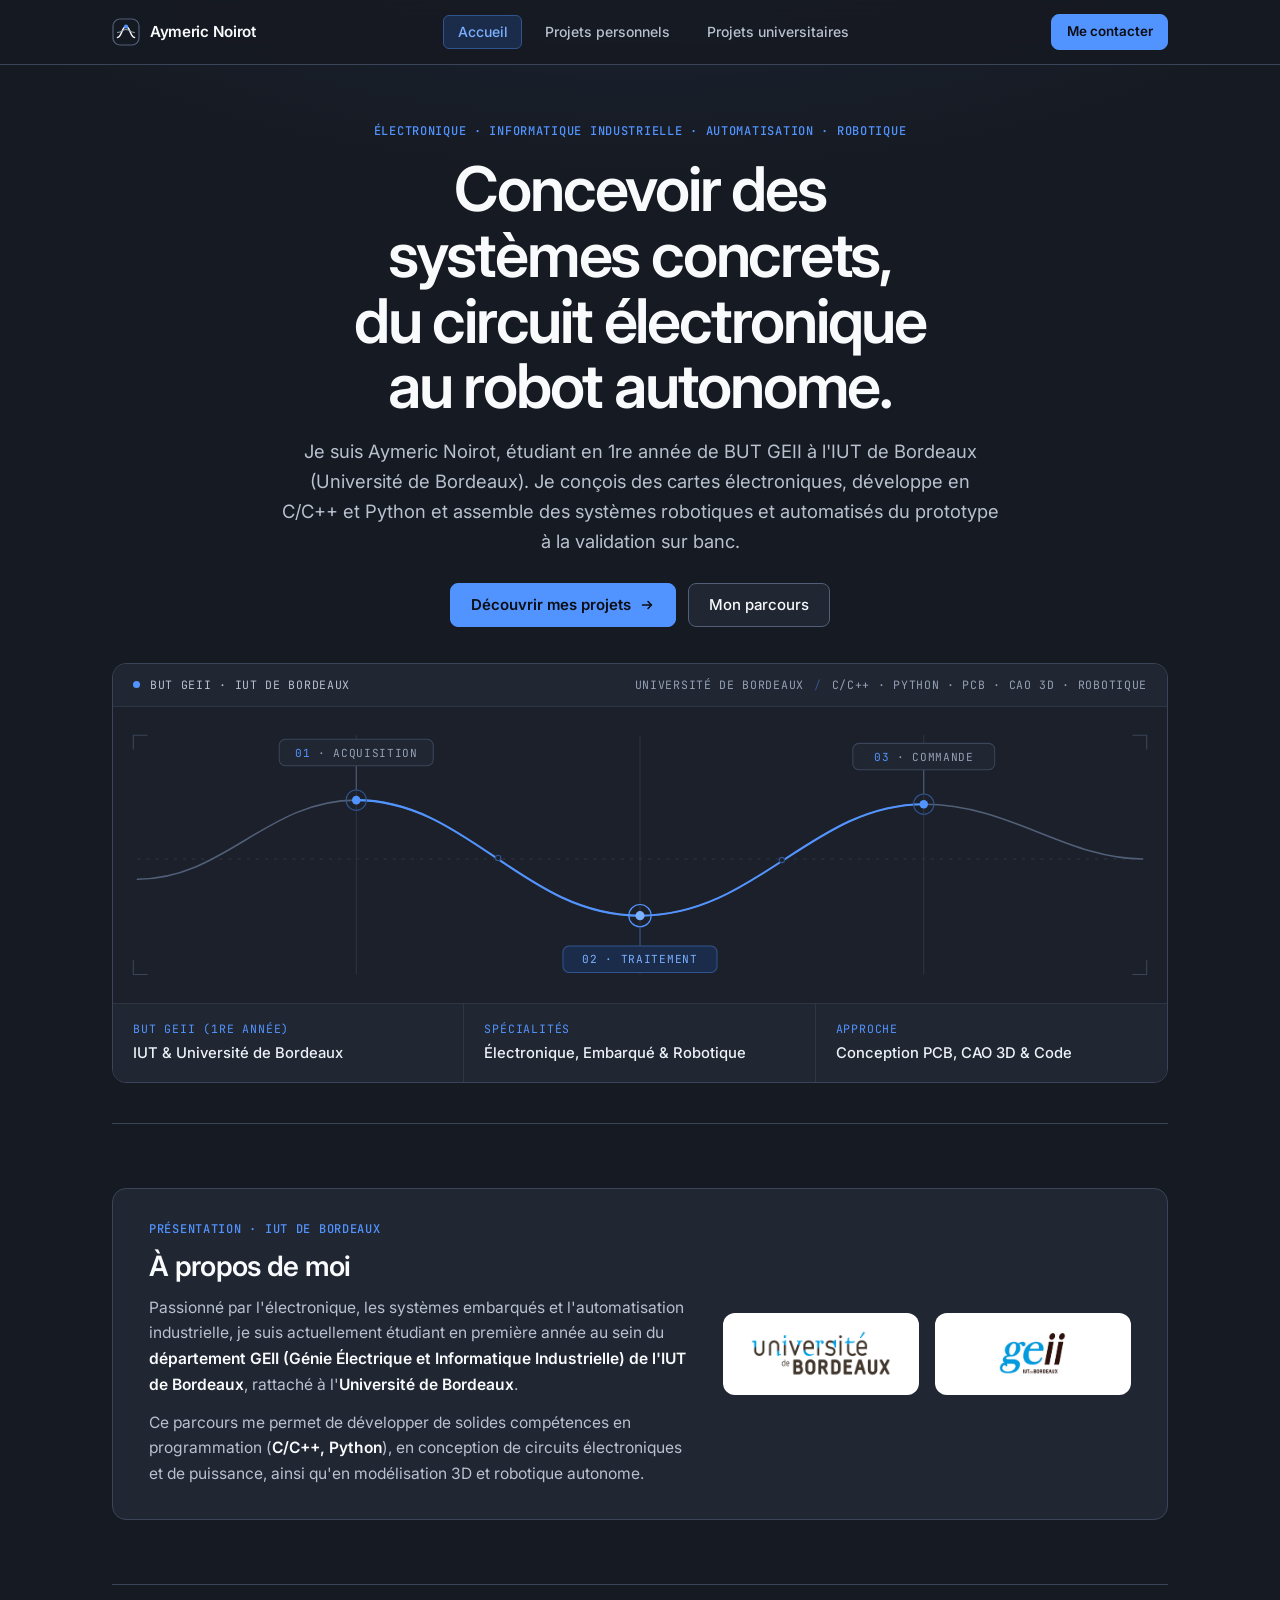
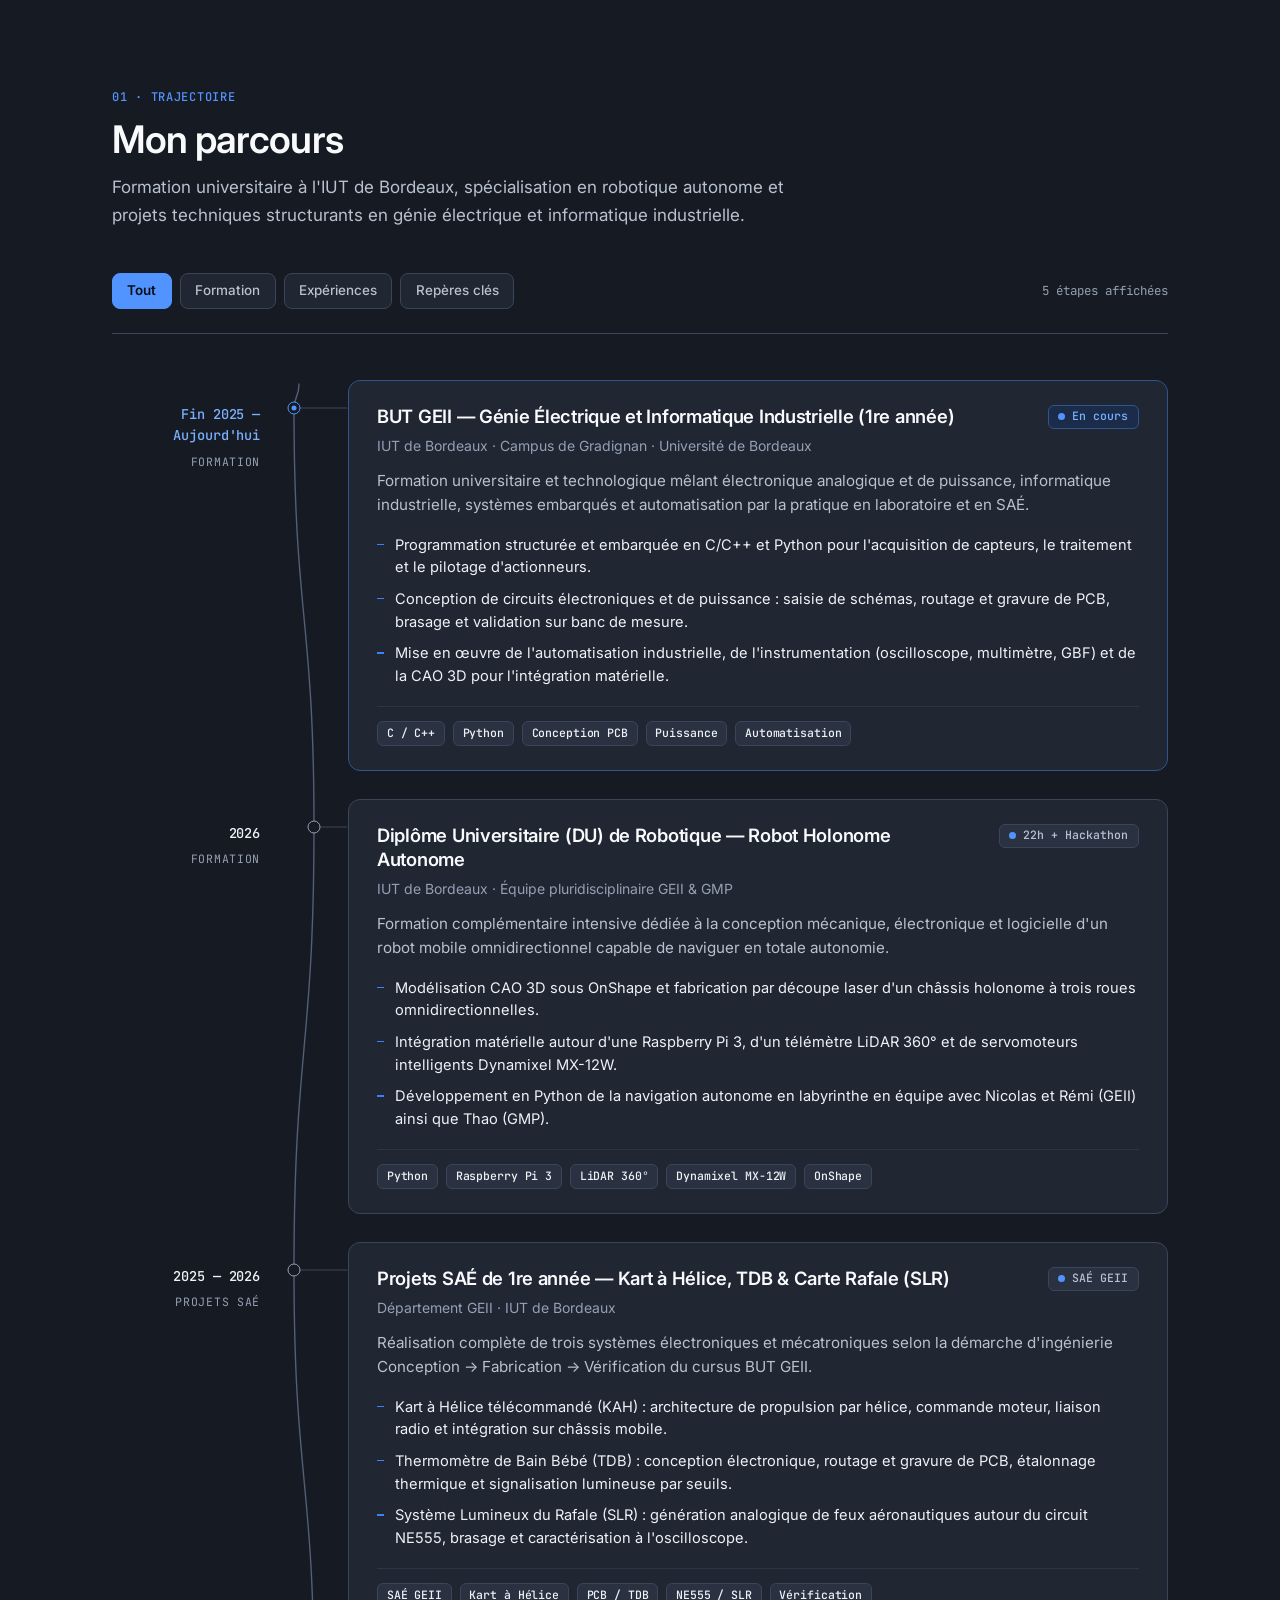
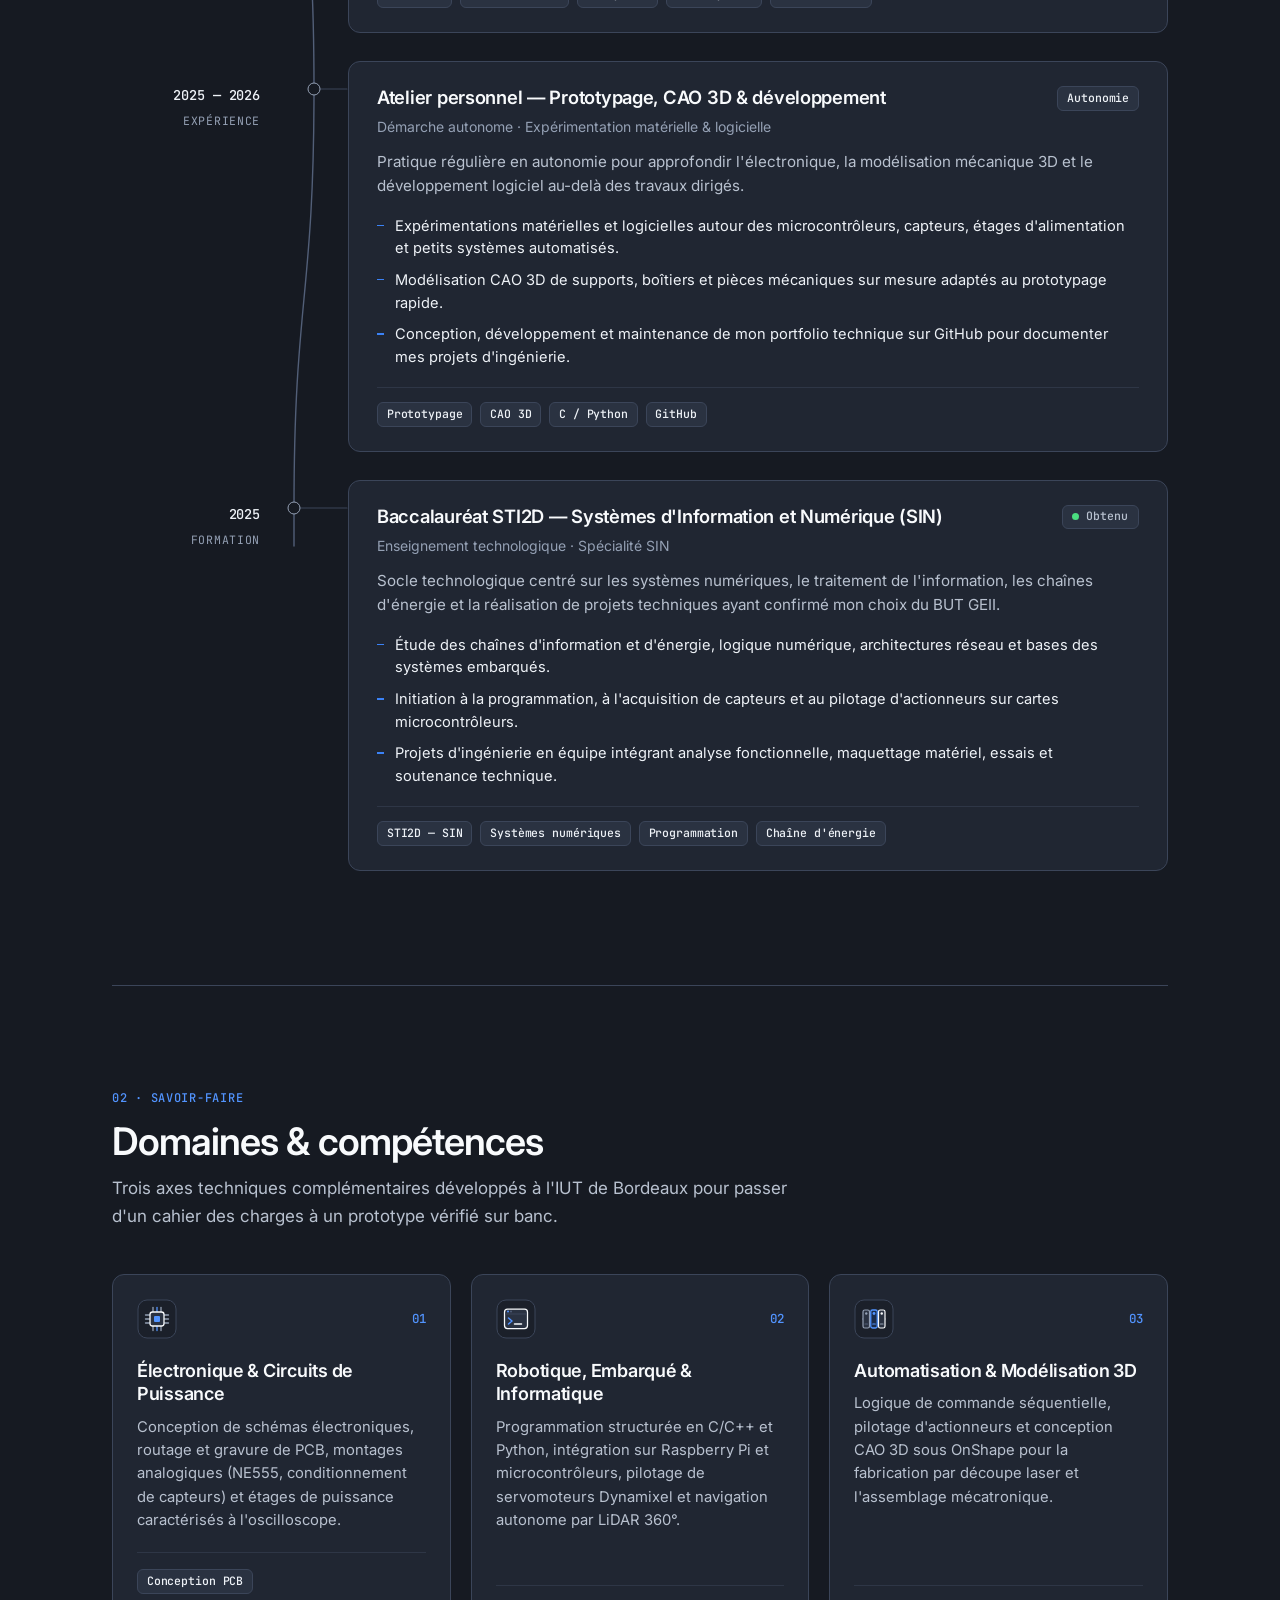
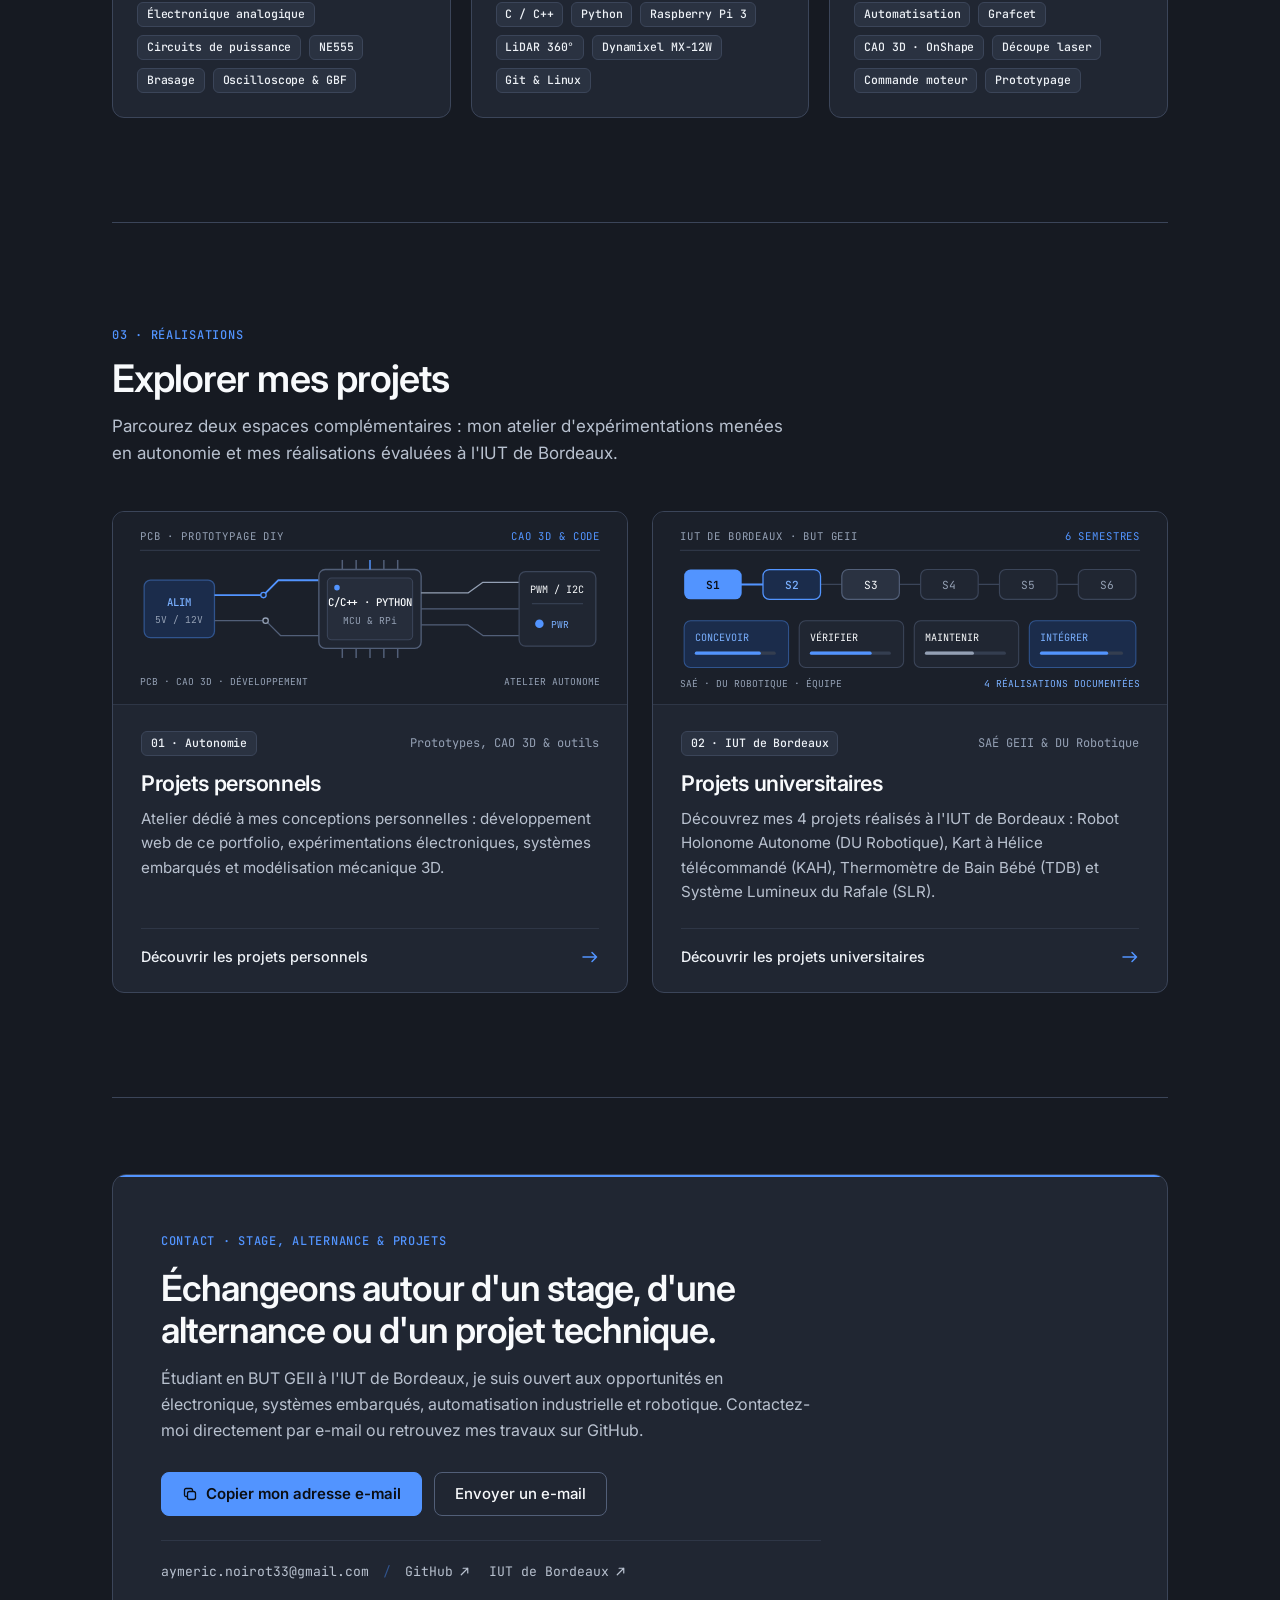
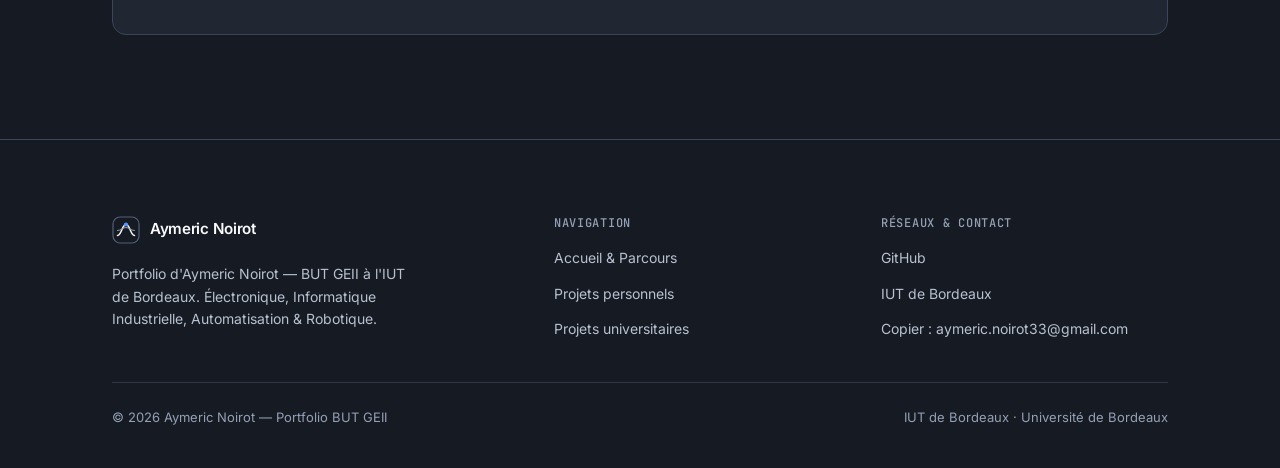
<file: index.html>
<!DOCTYPE html>
<html lang="fr">
<head>
  <meta charset="UTF-8">
  <meta name="viewport" content="width=device-width, initial-scale=1.0">
  <title>Aymeric Noirot — Portfolio BUT GEII | Accueil &amp; Parcours</title>
  <meta name="description" content="Portfolio d'Aymeric Noirot, étudiant en 1re année de BUT GEII à l'IUT de Bordeaux (Université de Bordeaux) : électronique, informatique industrielle, automatisation, robotique et réalisations techniques.">
  <link rel="icon" type="image/svg+xml" href="data:image/svg+xml,%3Csvg xmlns='http://www.w3.org/2000/svg' viewBox='0 0 28 28' fill='none'%3E%3Crect width='28' height='28' rx='7' fill='%23161A22'/%3E%3Crect x='1' y='1' width='26' height='26' rx='7' stroke='%23525F78' stroke-width='1.2'/%3E%3Cpath d='M5.5 19.5C9.5 19.5 10 8.5 14 8.5C18 8.5 18.5 19.5 22.5 19.5' stroke='%23F8FAFC' stroke-width='1.6' stroke-linecap='round'/%3E%3Ccircle cx='14' cy='8.5' r='2.1' fill='%235294FF'/%3E%3C/svg%3E">
  <link rel="preconnect" href="https://fonts.googleapis.com">
  <link rel="preconnect" href="https://fonts.gstatic.com" crossorigin>
  <link href="https://fonts.googleapis.com/css2?family=Inter:wght@400;500;600;700&family=JetBrains+Mono:wght@400;500&display=swap" rel="stylesheet">
  <link rel="stylesheet" href="css/design-system.css">
  <link rel="stylesheet" href="css/home.css">
  <script src="js/common.js" defer></script>
  <script src="js/home.js" defer></script>
</head>
<body data-page="home">
  <a class="skip-link" href="#main-content">Aller au contenu principal</a>

  <!-- En-tête partagé -->
  <header class="site-header">
    <div class="container header-inner">
      <a href="index.html" class="brand" aria-label="Aymeric Noirot — Retour à l'accueil">
        <span class="brand-mark" aria-hidden="true">
          <svg width="28" height="28" viewBox="0 0 28 28" fill="none" xmlns="http://www.w3.org/2000/svg">
            <rect x="1" y="1" width="26" height="26" rx="7" stroke="var(--border-strong)" stroke-width="1.2"/>
            <path d="M5.5 19.5C9.5 19.5 10 8.5 14 8.5C18 8.5 18.5 19.5 22.5 19.5" stroke="var(--text-strong)" stroke-width="1.5" stroke-linecap="round"/>
            <path d="M5.5 14.5C9.2 14.5 11.2 11.5 14 11.5C16.8 11.5 18.8 14.5 22.5 14.5" stroke="var(--text-muted)" stroke-width="1" stroke-linecap="round"/>
            <circle cx="14" cy="8.5" r="2.1" fill="var(--accent)"/>
          </svg>
        </span>
        <span>Aymeric Noirot</span>
      </a>

      <nav class="site-nav" aria-label="Navigation principale">
        <a href="index.html" class="nav-link is-active" data-nav="home" aria-current="page">Accueil</a>
        <a href="projets-personnels.html" class="nav-link" data-nav="personal">Projets personnels</a>
        <a href="projets-universite.html" class="nav-link" data-nav="university">Projets universitaires</a>
      </nav>

      <div class="nav-actions">
        <a href="#contact" class="btn btn-primary btn-sm">Me contacter</a>
        <button class="nav-toggle" type="button" aria-label="Ouvrir le menu" aria-expanded="false" aria-controls="mobile-nav">
          <svg width="18" height="18" viewBox="0 0 18 18" fill="none" aria-hidden="true">
            <path d="M2.5 5H15.5" stroke="currentColor" stroke-width="1.5" stroke-linecap="round"/>
            <path d="M2.5 9H15.5" stroke="currentColor" stroke-width="1.5" stroke-linecap="round"/>
            <path d="M2.5 13H15.5" stroke="currentColor" stroke-width="1.5" stroke-linecap="round"/>
          </svg>
        </button>
      </div>
    </div>

    <div id="mobile-nav" class="mobile-nav" hidden>
      <div class="container mobile-nav-inner">
        <a href="index.html" class="nav-link is-active" data-nav="home" aria-current="page">Accueil</a>
        <a href="projets-personnels.html" class="nav-link" data-nav="personal">Projets personnels</a>
        <a href="projets-universite.html" class="nav-link" data-nav="university">Projets universitaires</a>
        <a href="#contact" class="btn btn-primary btn-sm">Me contacter</a>
      </div>
    </div>
  </header>

  <main id="main-content">
    <!-- 1. HERO ÉDITORIAL -->
    <section class="home-hero">
      <div class="container">
        <div class="hero-copy">
          <p class="eyebrow">Électronique &middot; Informatique Industrielle &middot; Automatisation &middot; Robotique</p>
          <h1 class="home-hero-title">Concevoir des systèmes concrets, du circuit électronique au robot autonome.</h1>
          <p class="home-hero-lead">
            Je suis Aymeric Noirot, étudiant en 1re année de BUT GEII à l'IUT de Bordeaux (Université de Bordeaux).
            Je conçois des cartes électroniques, développe en C/C++ et Python et assemble des systèmes robotiques et automatisés du prototype à la validation sur banc.
          </p>
          <div class="home-hero-actions">
            <a href="projets-universite.html" class="btn btn-primary">
              <span>Découvrir mes projets</span>
              <svg width="16" height="16" viewBox="0 0 16 16" fill="none" aria-hidden="true">
                <path d="M3.5 8H12.5M9 4.5L12.5 8L9 11.5" stroke="currentColor" stroke-width="1.5" stroke-linecap="round" stroke-linejoin="round"/>
              </svg>
            </a>
            <a href="#parcours" class="btn btn-secondary">Mon parcours</a>
          </div>
        </div>

        <!-- Visuel signature épuré : une courbe principale + repères bleus sur grille technique -->
        <figure class="hero-artwork" aria-label="Schéma minimaliste illustrant la chaîne acquisition, traitement embarqué et commande">
          <div class="hero-artwork-bar">
            <div class="hero-artwork-id">
              <span class="hero-dot" aria-hidden="true"></span>
              <span>BUT GEII &middot; IUT DE BORDEAUX</span>
            </div>
            <div class="hero-artwork-specs" aria-hidden="true">
              <span>UNIVERSITÉ DE BORDEAUX</span>
              <span class="spec-sep">/</span>
              <span>C/C++ &middot; PYTHON &middot; PCB &middot; CAO 3D &middot; ROBOTIQUE</span>
            </div>
          </div>

          <div class="hero-artwork-canvas">
            <svg class="hero-curve-svg" viewBox="0 0 1040 276" fill="none" xmlns="http://www.w3.org/2000/svg" role="img" aria-hidden="true">
              <!-- Grille technique sobre -->
              <line x1="240" y1="20" x2="240" y2="256" stroke="var(--border-subtle)" stroke-width="1"/>
              <line x1="520" y1="20" x2="520" y2="256" stroke="var(--border-subtle)" stroke-width="1"/>
              <line x1="800" y1="20" x2="800" y2="256" stroke="var(--border-subtle)" stroke-width="1"/>
              <line x1="24" y1="142" x2="1016" y2="142" stroke="var(--border-subtle)" stroke-width="1" stroke-dasharray="3 6"/>

              <!-- Repères d'angle orthogonaux -->
              <path d="M20 34V20H34" stroke="var(--border)" stroke-width="1.1"/>
              <path d="M1020 34V20H1006" stroke="var(--border)" stroke-width="1.1"/>
              <path d="M20 242V256H34" stroke="var(--border)" stroke-width="1.1"/>
              <path d="M1020 242V256H1006" stroke="var(--border)" stroke-width="1.1"/>

              <!-- Une seule courbe signature principale -->
              <path d="M24 162C110 162 152 84 240 84C350 84 405 198 520 198C635 198 690 88 800 88C885 88 940 142 1016 142" stroke="var(--border-strong)" stroke-width="1.5" stroke-linecap="round"/>

              <!-- Segment actif bleu entre les trois étapes clés -->
              <path class="hero-main-curve" d="M240 84C350 84 405 198 520 198C635 198 690 88 800 88" stroke="var(--accent)" stroke-width="2" stroke-linecap="round"/>

              <!-- Points d'inflexion discrets -->
              <circle cx="380" cy="141" r="2.6" fill="var(--surface-visual)" stroke="var(--accent-border)" stroke-width="1.2"/>
              <circle cx="660" cy="143" r="2.6" fill="var(--surface-visual)" stroke="var(--accent-border)" stroke-width="1.2"/>

              <!-- Nœud 01 : Acquisition -->
              <circle cx="240" cy="84" r="10" stroke="var(--accent-border)" stroke-width="1.1"/>
              <circle cx="240" cy="84" r="4.2" fill="var(--accent)"/>
              <line x1="240" y1="74" x2="240" y2="50" stroke="var(--border-strong)" stroke-width="1"/>
              <rect x="164" y="24" width="152" height="26" rx="6" fill="var(--surface-1)" stroke="var(--border)" stroke-width="1"/>
              <text x="240" y="41" text-anchor="middle" font-family="'JetBrains Mono', monospace" font-size="11" letter-spacing="0.06em">
                <tspan fill="var(--accent)">01</tspan><tspan fill="var(--text-muted)"> &middot; ACQUISITION</tspan>
              </text>

              <!-- Nœud 02 : Traitement (point focal bleu) -->
              <circle cx="520" cy="198" r="11" stroke="var(--accent)" stroke-width="1.2"/>
              <circle cx="520" cy="198" r="4.5" fill="var(--accent-bright)"/>
              <line x1="520" y1="209" x2="520" y2="228" stroke="var(--accent-border)" stroke-width="1"/>
              <rect x="444" y="228" width="152" height="26" rx="6" fill="var(--accent-tint)" stroke="var(--accent-border)" stroke-width="1"/>
              <text x="520" y="245" text-anchor="middle" fill="var(--accent-bright)" font-family="'JetBrains Mono', monospace" font-size="11" letter-spacing="0.06em">02 &middot; TRAITEMENT</text>

              <!-- Nœud 03 : Commande -->
              <circle cx="800" cy="88" r="10" stroke="var(--accent-border)" stroke-width="1.1"/>
              <circle cx="800" cy="88" r="4.2" fill="var(--accent)"/>
              <line x1="800" y1="78" x2="800" y2="54" stroke="var(--border-strong)" stroke-width="1"/>
              <rect x="730" y="28" width="140" height="26" rx="6" fill="var(--surface-1)" stroke="var(--border)" stroke-width="1"/>
              <text x="800" y="45" text-anchor="middle" font-family="'JetBrains Mono', monospace" font-size="11" letter-spacing="0.06em">
                <tspan fill="var(--accent)">03</tspan><tspan fill="var(--text-muted)"> &middot; COMMANDE</tspan>
              </text>
            </svg>
          </div>

          <figcaption class="hero-artwork-footer">
            <div class="hero-metric">
              <span class="hero-metric-label">BUT GEII (1re année)</span>
              <span class="hero-metric-value">IUT &amp; Université de Bordeaux</span>
            </div>
            <div class="hero-metric">
              <span class="hero-metric-label">Spécialités</span>
              <span class="hero-metric-value">Électronique, Embarqué &amp; Robotique</span>
            </div>
            <div class="hero-metric">
              <span class="hero-metric-label">Approche</span>
              <span class="hero-metric-value">Conception PCB, CAO 3D &amp; Code</span>
            </div>
          </figcaption>
        </figure>
      </div>
    </section>

    <div class="container">
      <hr class="section-divider">
    </div>

    <!-- PRÉSENTATION : À PROPOS DE MOI -->
    <section id="apropos" class="section-sm about-section" aria-labelledby="about-title">
      <div class="container">
        <div class="about-card">
          <div class="about-copy">
            <span class="eyebrow">Présentation &middot; IUT de Bordeaux</span>
            <h2 id="about-title" class="about-title">À propos de moi</h2>
            <p class="about-text">
              Passionné par l'électronique, les systèmes embarqués et l'automatisation industrielle, je suis actuellement étudiant en première année au sein du <strong>département GEII (Génie Électrique et Informatique Industrielle) de l'IUT de Bordeaux</strong>, rattaché à l'<strong>Université de Bordeaux</strong>.
            </p>
            <p class="about-text">
              Ce parcours me permet de développer de solides compétences en programmation (<strong>C/C++, Python</strong>), en conception de circuits électroniques et de puissance, ainsi qu'en modélisation 3D et robotique autonome.
            </p>
          </div>
          <div class="institutions-group" aria-label="Établissements de formation">
            <a href="https://www.u-bordeaux.fr/" target="_blank" rel="noopener noreferrer" class="institution-badge" aria-label="Université de Bordeaux">
              <img src="images/UB-Logo.png" alt="Université de Bordeaux" loading="lazy">
            </a>
            <a href="https://www.iut.u-bordeaux.fr/" target="_blank" rel="noopener noreferrer" class="institution-badge" aria-label="IUT de Bordeaux — Département GEII">
              <img src="images/GEII-Logo-IUT.jpg" alt="IUT de Bordeaux — Département GEII" loading="lazy">
            </a>
          </div>
        </div>
      </div>
    </section>

    <div class="container">
      <hr class="section-divider">
    </div>

    <!-- 2. SECTION MON PARCOURS (Pièce maîtresse) -->
    <section id="parcours" class="section parcours-section" aria-labelledby="parcours-title">
      <div class="container">
        <div class="section-header parcours-header">
          <span class="eyebrow">01 &middot; Trajectoire</span>
          <h2 id="parcours-title">Mon parcours</h2>
          <p>
            Formation universitaire à l'IUT de Bordeaux, spécialisation en robotique autonome et projets techniques structurants en génie électrique et informatique industrielle.
          </p>
        </div>

        <!-- Filtres plats interactifs (js/home.js) -->
        <div class="filter-bar parcours-filter-bar">
          <div class="filter-group" role="group" aria-label="Filtrer les étapes du parcours">
            <button type="button" class="filter-btn is-active" data-filter="all" aria-pressed="true">Tout</button>
            <button type="button" class="filter-btn" data-filter="formation" aria-pressed="false">Formation</button>
            <button type="button" class="filter-btn" data-filter="experience" aria-pressed="false">Expériences</button>
            <button type="button" class="filter-btn" data-filter="repere" aria-pressed="false">Repères clés</button>
          </div>
          <p class="results-meta" id="parcours-count" aria-live="polite">5 étapes affichées</p>
        </div>

        <!-- Frise chronologique à liaison courbée calme -->
        <div class="timeline-shell" id="timeline-shell">
          <svg class="timeline-curve-svg" id="timeline-curve-svg" aria-hidden="true" fill="none"></svg>

          <ol class="timeline-list" id="timeline-list">
            <!-- Jalon 1 : BUT GEII -->
            <li class="timeline-item is-current-milestone" data-categories="formation repere" data-wave="left">
              <div class="timeline-meta-col">
                <span class="timeline-period">Fin 2025 — Aujourd'hui</span>
                <span class="timeline-cat-label">Formation</span>
              </div>
              <div class="timeline-rail-col" aria-hidden="true">
                <span class="timeline-node is-current"></span>
              </div>
              <article class="timeline-card">
                <div class="timeline-card-top">
                  <div>
                    <h3 class="timeline-card-title">BUT GEII — Génie Électrique et Informatique Industrielle (1re année)</h3>
                    <p class="timeline-card-org">IUT de Bordeaux &middot; Campus de Gradignan &middot; Université de Bordeaux</p>
                  </div>
                  <span class="status-badge is-accent-badge">
                    <span class="status-dot is-wip" aria-hidden="true"></span>
                    <span>En cours</span>
                  </span>
                </div>
                <p class="timeline-card-summary">
                  Formation universitaire et technologique mêlant électronique analogique et de puissance, informatique industrielle, systèmes embarqués et automatisation par la pratique en laboratoire et en SAÉ.
                </p>
                <ul class="timeline-highlights">
                  <li>Programmation structurée et embarquée en C/C++ et Python pour l'acquisition de capteurs, le traitement et le pilotage d'actionneurs.</li>
                  <li>Conception de circuits électroniques et de puissance : saisie de schémas, routage et gravure de PCB, brasage et validation sur banc de mesure.</li>
                  <li>Mise en œuvre de l'automatisation industrielle, de l'instrumentation (oscilloscope, multimètre, GBF) et de la CAO 3D pour l'intégration matérielle.</li>
                </ul>
                <div class="timeline-tags">
                  <span class="tag tag-mono">C / C++</span>
                  <span class="tag tag-mono">Python</span>
                  <span class="tag tag-mono">Conception PCB</span>
                  <span class="tag tag-mono">Puissance</span>
                  <span class="tag tag-mono">Automatisation</span>
                </div>
              </article>
            </li>

            <!-- Jalon 2 : DU Robotique -->
            <li class="timeline-item" data-categories="formation repere" data-wave="right">
              <div class="timeline-meta-col">
                <span class="timeline-period">2026</span>
                <span class="timeline-cat-label">Formation</span>
              </div>
              <div class="timeline-rail-col" aria-hidden="true">
                <span class="timeline-node"></span>
              </div>
              <article class="timeline-card">
                <div class="timeline-card-top">
                  <div>
                    <h3 class="timeline-card-title">Diplôme Universitaire (DU) de Robotique — Robot Holonome Autonome</h3>
                    <p class="timeline-card-org">IUT de Bordeaux &middot; Équipe pluridisciplinaire GEII &amp; GMP</p>
                  </div>
                  <span class="status-badge">
                    <span class="status-dot is-academic" aria-hidden="true"></span>
                    <span>22h + Hackathon</span>
                  </span>
                </div>
                <p class="timeline-card-summary">
                  Formation complémentaire intensive dédiée à la conception mécanique, électronique et logicielle d'un robot mobile omnidirectionnel capable de naviguer en totale autonomie.
                </p>
                <ul class="timeline-highlights">
                  <li>Modélisation CAO 3D sous OnShape et fabrication par découpe laser d'un châssis holonome à trois roues omnidirectionnelles.</li>
                  <li>Intégration matérielle autour d'une Raspberry Pi 3, d'un télémètre LiDAR 360° et de servomoteurs intelligents Dynamixel MX-12W.</li>
                  <li>Développement en Python de la navigation autonome en labyrinthe en équipe avec Nicolas et Rémi (GEII) ainsi que Thao (GMP).</li>
                </ul>
                <div class="timeline-tags">
                  <span class="tag tag-mono">Python</span>
                  <span class="tag tag-mono">Raspberry Pi 3</span>
                  <span class="tag tag-mono">LiDAR 360°</span>
                  <span class="tag tag-mono">Dynamixel MX-12W</span>
                  <span class="tag tag-mono">OnShape</span>
                </div>
              </article>
            </li>

            <!-- Jalon 3 : Projets SAÉ de 1re année -->
            <li class="timeline-item" data-categories="experience repere" data-wave="left">
              <div class="timeline-meta-col">
                <span class="timeline-period">2025 — 2026</span>
                <span class="timeline-cat-label">Projets SAÉ</span>
              </div>
              <div class="timeline-rail-col" aria-hidden="true">
                <span class="timeline-node"></span>
              </div>
              <article class="timeline-card">
                <div class="timeline-card-top">
                  <div>
                    <h3 class="timeline-card-title">Projets SAÉ de 1re année — Kart à Hélice, TDB &amp; Carte Rafale (SLR)</h3>
                    <p class="timeline-card-org">Département GEII &middot; IUT de Bordeaux</p>
                  </div>
                  <span class="status-badge">
                    <span class="status-dot is-academic" aria-hidden="true"></span>
                    <span>SAÉ GEII</span>
                  </span>
                </div>
                <p class="timeline-card-summary">
                  Réalisation complète de trois systèmes électroniques et mécatroniques selon la démarche d'ingénierie Conception &rarr; Fabrication &rarr; Vérification du cursus BUT GEII.
                </p>
                <ul class="timeline-highlights">
                  <li>Kart à Hélice télécommandé (KAH) : architecture de propulsion par hélice, commande moteur, liaison radio et intégration sur châssis mobile.</li>
                  <li>Thermomètre de Bain Bébé (TDB) : conception électronique, routage et gravure de PCB, étalonnage thermique et signalisation lumineuse par seuils.</li>
                  <li>Système Lumineux du Rafale (SLR) : génération analogique de feux aéronautiques autour du circuit NE555, brasage et caractérisation à l'oscilloscope.</li>
                </ul>
                <div class="timeline-tags">
                  <span class="tag tag-mono">SAÉ GEII</span>
                  <span class="tag tag-mono">Kart à Hélice</span>
                  <span class="tag tag-mono">PCB / TDB</span>
                  <span class="tag tag-mono">NE555 / SLR</span>
                  <span class="tag tag-mono">Vérification</span>
                </div>
              </article>
            </li>

            <!-- Jalon 4 : Atelier personnel -->
            <li class="timeline-item" data-categories="experience" data-wave="right">
              <div class="timeline-meta-col">
                <span class="timeline-period">2025 — 2026</span>
                <span class="timeline-cat-label">Expérience</span>
              </div>
              <div class="timeline-rail-col" aria-hidden="true">
                <span class="timeline-node"></span>
              </div>
              <article class="timeline-card">
                <div class="timeline-card-top">
                  <div>
                    <h3 class="timeline-card-title">Atelier personnel — Prototypage, CAO 3D &amp; développement</h3>
                    <p class="timeline-card-org">Démarche autonome &middot; Expérimentation matérielle &amp; logicielle</p>
                  </div>
                  <span class="tag tag-mono">Autonomie</span>
                </div>
                <p class="timeline-card-summary">
                  Pratique régulière en autonomie pour approfondir l'électronique, la modélisation mécanique 3D et le développement logiciel au-delà des travaux dirigés.
                </p>
                <ul class="timeline-highlights">
                  <li>Expérimentations matérielles et logicielles autour des microcontrôleurs, capteurs, étages d'alimentation et petits systèmes automatisés.</li>
                  <li>Modélisation CAO 3D de supports, boîtiers et pièces mécaniques sur mesure adaptés au prototypage rapide.</li>
                  <li>Conception, développement et maintenance de mon portfolio technique sur GitHub pour documenter mes projets d'ingénierie.</li>
                </ul>
                <div class="timeline-tags">
                  <span class="tag tag-mono">Prototypage</span>
                  <span class="tag tag-mono">CAO 3D</span>
                  <span class="tag tag-mono">C / Python</span>
                  <span class="tag tag-mono">GitHub</span>
                </div>
              </article>
            </li>

            <!-- Jalon 5 : Baccalauréat STI2D -->
            <li class="timeline-item" data-categories="formation repere" data-wave="left">
              <div class="timeline-meta-col">
                <span class="timeline-period">2025</span>
                <span class="timeline-cat-label">Formation</span>
              </div>
              <div class="timeline-rail-col" aria-hidden="true">
                <span class="timeline-node"></span>
              </div>
              <article class="timeline-card">
                <div class="timeline-card-top">
                  <div>
                    <h3 class="timeline-card-title">Baccalauréat STI2D — Systèmes d'Information et Numérique (SIN)</h3>
                    <p class="timeline-card-org">Enseignement technologique &middot; Spécialité SIN</p>
                  </div>
                  <span class="status-badge">
                    <span class="status-dot is-done" aria-hidden="true"></span>
                    <span>Obtenu</span>
                  </span>
                </div>
                <p class="timeline-card-summary">
                  Socle technologique centré sur les systèmes numériques, le traitement de l'information, les chaînes d'énergie et la réalisation de projets techniques ayant confirmé mon choix du BUT GEII.
                </p>
                <ul class="timeline-highlights">
                  <li>Étude des chaînes d'information et d'énergie, logique numérique, architectures réseau et bases des systèmes embarqués.</li>
                  <li>Initiation à la programmation, à l'acquisition de capteurs et au pilotage d'actionneurs sur cartes microcontrôleurs.</li>
                  <li>Projets d'ingénierie en équipe intégrant analyse fonctionnelle, maquettage matériel, essais et soutenance technique.</li>
                </ul>
                <div class="timeline-tags">
                  <span class="tag tag-mono">STI2D — SIN</span>
                  <span class="tag tag-mono">Systèmes numériques</span>
                  <span class="tag tag-mono">Programmation</span>
                  <span class="tag tag-mono">Chaîne d'énergie</span>
                </div>
              </article>
            </li>
          </ol>
        </div>
      </div>
    </section>

    <div class="container">
      <hr class="section-divider">
    </div>

    <!-- 3. SECTION DOMAINES & COMPÉTENCES -->
    <section id="competences" class="section skills-section" aria-labelledby="skills-title">
      <div class="container">
        <div class="section-header">
          <span class="eyebrow">02 &middot; Savoir-faire</span>
          <h2 id="skills-title">Domaines &amp; compétences</h2>
          <p>
            Trois axes techniques complémentaires développés à l'IUT de Bordeaux pour passer d'un cahier des charges à un prototype vérifié sur banc.
          </p>
        </div>

        <div class="skills-grid">
          <!-- Pilier 1 : Électronique & Circuits de Puissance -->
          <article class="skill-card">
            <div class="skill-card-head">
              <div class="skill-icon" aria-hidden="true">
                <svg width="40" height="40" viewBox="0 0 40 40" fill="none">
                  <rect x="1" y="1" width="38" height="38" rx="9" fill="var(--surface-visual)" stroke="var(--border)" stroke-width="1"/>
                  <!-- Broches du circuit intégré -->
                  <line x1="16" y1="8.5" x2="16" y2="12.5" stroke="var(--text-muted)" stroke-width="1.3" stroke-linecap="round"/>
                  <line x1="20" y1="8.5" x2="20" y2="12.5" stroke="var(--accent)" stroke-width="1.3" stroke-linecap="round"/>
                  <line x1="24" y1="8.5" x2="24" y2="12.5" stroke="var(--text-muted)" stroke-width="1.3" stroke-linecap="round"/>
                  <line x1="16" y1="27.5" x2="16" y2="31.5" stroke="var(--text-muted)" stroke-width="1.3" stroke-linecap="round"/>
                  <line x1="20" y1="27.5" x2="20" y2="31.5" stroke="var(--accent)" stroke-width="1.3" stroke-linecap="round"/>
                  <line x1="24" y1="27.5" x2="24" y2="31.5" stroke="var(--text-muted)" stroke-width="1.3" stroke-linecap="round"/>
                  <line x1="8.5" y1="16" x2="12.5" y2="16" stroke="var(--text-muted)" stroke-width="1.3" stroke-linecap="round"/>
                  <line x1="8.5" y1="20" x2="12.5" y2="20" stroke="var(--text-muted)" stroke-width="1.3" stroke-linecap="round"/>
                  <line x1="8.5" y1="24" x2="12.5" y2="24" stroke="var(--text-muted)" stroke-width="1.3" stroke-linecap="round"/>
                  <line x1="27.5" y1="16" x2="31.5" y2="16" stroke="var(--text-muted)" stroke-width="1.3" stroke-linecap="round"/>
                  <line x1="27.5" y1="20" x2="31.5" y2="20" stroke="var(--text-muted)" stroke-width="1.3" stroke-linecap="round"/>
                  <line x1="27.5" y1="24" x2="31.5" y2="24" stroke="var(--text-muted)" stroke-width="1.3" stroke-linecap="round"/>
                  <!-- Boîtier IC et cœur bleu -->
                  <rect x="13" y="13" width="14" height="14" rx="2.5" fill="var(--surface-2)" stroke="var(--text-strong)" stroke-width="1.3"/>
                  <rect x="17" y="17" width="6" height="6" rx="1" fill="var(--accent)"/>
                </svg>
              </div>
              <span class="skill-index">01</span>
            </div>
            <h3 class="skill-card-title">Électronique &amp; Circuits de Puissance</h3>
            <p class="skill-card-desc">
              Conception de schémas électroniques, routage et gravure de PCB, montages analogiques (NE555, conditionnement de capteurs) et étages de puissance caractérisés à l'oscilloscope.
            </p>
            <ul class="skill-tags" aria-label="Compétences en électronique et circuits de puissance">
              <li class="tag tag-mono">Conception PCB</li>
              <li class="tag tag-mono">Électronique analogique</li>
              <li class="tag tag-mono">Circuits de puissance</li>
              <li class="tag tag-mono">NE555</li>
              <li class="tag tag-mono">Brasage</li>
              <li class="tag tag-mono">Oscilloscope &amp; GBF</li>
            </ul>
          </article>

          <!-- Pilier 2 : Robotique, Embarqué & Informatique -->
          <article class="skill-card">
            <div class="skill-card-head">
              <div class="skill-icon" aria-hidden="true">
                <svg width="40" height="40" viewBox="0 0 40 40" fill="none">
                  <rect x="1" y="1" width="38" height="38" rx="9" fill="var(--surface-visual)" stroke="var(--border)" stroke-width="1"/>
                  <!-- Fenêtre terminal / supervision embarquée -->
                  <rect x="8.5" y="10" width="23" height="19.5" rx="3" fill="var(--surface-2)" stroke="var(--text-strong)" stroke-width="1.25"/>
                  <line x1="9" y1="15" x2="31" y2="15" stroke="var(--border)" stroke-width="1"/>
                  <circle cx="12" cy="12.5" r="1" fill="var(--accent)"/>
                  <circle cx="15" cy="12.5" r="1" fill="var(--border-strong)"/>
                  <!-- Chevron de commande bleu + curseur -->
                  <path d="M12.5 19L16 22L12.5 25" stroke="var(--accent)" stroke-width="1.5" stroke-linecap="round" stroke-linejoin="round"/>
                  <line x1="18.5" y1="25" x2="25.5" y2="25" stroke="var(--text-strong)" stroke-width="1.5" stroke-linecap="round"/>
                </svg>
              </div>
              <span class="skill-index">02</span>
            </div>
            <h3 class="skill-card-title">Robotique, Embarqué &amp; Informatique</h3>
            <p class="skill-card-desc">
              Programmation structurée en C/C++ et Python, intégration sur Raspberry Pi et microcontrôleurs, pilotage de servomoteurs Dynamixel et navigation autonome par LiDAR 360°.
            </p>
            <ul class="skill-tags" aria-label="Compétences en robotique, embarqué et informatique">
              <li class="tag tag-mono">C / C++</li>
              <li class="tag tag-mono">Python</li>
              <li class="tag tag-mono">Raspberry Pi 3</li>
              <li class="tag tag-mono">LiDAR 360°</li>
              <li class="tag tag-mono">Dynamixel MX-12W</li>
              <li class="tag tag-mono">Git &amp; Linux</li>
            </ul>
          </article>

          <!-- Pilier 3 : Automatisation & Modélisation 3D -->
          <article class="skill-card">
            <div class="skill-card-head">
              <div class="skill-icon" aria-hidden="true">
                <svg width="40" height="40" viewBox="0 0 40 40" fill="none">
                  <rect x="1" y="1" width="38" height="38" rx="9" fill="var(--surface-visual)" stroke="var(--border)" stroke-width="1"/>
                  <!-- Rail DIN horizontal -->
                  <line x1="8" y1="20" x2="32" y2="20" stroke="var(--border-strong)" stroke-width="1.2"/>
                  <!-- 3 modules d'automatisation côte à côte -->
                  <rect x="9" y="11" width="6.5" height="18" rx="1.8" fill="var(--surface-2)" stroke="var(--text-muted)" stroke-width="1.2"/>
                  <rect x="16.75" y="11" width="6.5" height="18" rx="1.8" fill="var(--accent-tint)" stroke="var(--accent)" stroke-width="1.3"/>
                  <rect x="24.5" y="11" width="6.5" height="18" rx="1.8" fill="var(--surface-2)" stroke="var(--text-strong)" stroke-width="1.2"/>
                  <!-- Voyants LED d'état -->
                  <circle cx="12.25" cy="14.5" r="1.2" fill="var(--text-muted)"/>
                  <circle cx="20" cy="14.5" r="1.4" fill="var(--accent)"/>
                  <circle cx="27.75" cy="14.5" r="1.2" fill="var(--text-strong)"/>
                  <!-- Borniers inférieurs -->
                  <line x1="11" y1="25" x2="13.5" y2="25" stroke="var(--border-strong)" stroke-width="1.2" stroke-linecap="round"/>
                  <line x1="18.75" y1="25" x2="21.25" y2="25" stroke="var(--accent)" stroke-width="1.2" stroke-linecap="round"/>
                  <line x1="26.5" y1="25" x2="29" y2="25" stroke="var(--text-muted)" stroke-width="1.2" stroke-linecap="round"/>
                </svg>
              </div>
              <span class="skill-index">03</span>
            </div>
            <h3 class="skill-card-title">Automatisation &amp; Modélisation 3D</h3>
            <p class="skill-card-desc">
              Logique de commande séquentielle, pilotage d'actionneurs et conception CAO 3D sous OnShape pour la fabrication par découpe laser et l'assemblage mécatronique.
            </p>
            <ul class="skill-tags" aria-label="Compétences en automatisation et modélisation 3D">
              <li class="tag tag-mono">Automatisation</li>
              <li class="tag tag-mono">Grafcet</li>
              <li class="tag tag-mono">CAO 3D &middot; OnShape</li>
              <li class="tag tag-mono">Découpe laser</li>
              <li class="tag tag-mono">Commande moteur</li>
              <li class="tag tag-mono">Prototypage</li>
            </ul>
          </article>
        </div>
      </div>
    </section>

    <div class="container">
      <hr class="section-divider">
    </div>

    <!-- 4. SECTION EXPLORER MES PROJETS (Passerelle vers les 2 autres pages) -->
    <section id="projets" class="section bridge-section" aria-labelledby="bridge-title">
      <div class="container">
        <div class="section-header">
          <span class="eyebrow">03 &middot; Réalisations</span>
          <h2 id="bridge-title">Explorer mes projets</h2>
          <p>
            Parcourez deux espaces complémentaires : mon atelier d'expérimentations menées en autonomie et mes réalisations évaluées à l'IUT de Bordeaux.
          </p>
        </div>

        <div class="bridge-grid">
          <!-- Carte 1 : Projets personnels (Schéma PCB / hardware orthogonal) -->
          <a href="projets-personnels.html" class="bridge-card">
            <div class="bridge-visual" aria-hidden="true">
              <svg viewBox="0 0 480 180" fill="none" xmlns="http://www.w3.org/2000/svg">
                <!-- En-tête sérigraphie PCB -->
                <text x="24" y="26" fill="var(--text-muted)" font-family="'JetBrains Mono', monospace" font-size="10" letter-spacing="0.08em">PCB &middot; PROTOTYPAGE DIY</text>
                <text x="456" y="26" text-anchor="end" fill="var(--accent)" font-family="'JetBrains Mono', monospace" font-size="10" letter-spacing="0.08em">CAO 3D &amp; CODE</text>
                <line x1="24" y1="36" x2="456" y2="36" stroke="var(--border-subtle)" stroke-width="1"/>

                <!-- Connecteur USB-C / Alimentation à gauche -->
                <rect x="28" y="64" width="66" height="54" rx="6" fill="var(--accent-tint)" stroke="var(--accent-border)" stroke-width="1.2"/>
                <text x="61" y="88" text-anchor="middle" fill="var(--accent-bright)" font-family="'JetBrains Mono', monospace" font-size="10" font-weight="500">ALIM</text>
                <text x="61" y="104" text-anchor="middle" fill="var(--text-muted)" font-family="'JetBrains Mono', monospace" font-size="9">5V / 12V</text>

                <!-- Rail d'alimentation bleu (tracé PCB 45°) -->
                <path d="M94 78H140L154 64H192" stroke="var(--accent)" stroke-width="1.8" stroke-linejoin="round"/>
                <path d="M94 102H142L156 116H192" stroke="var(--border-strong)" stroke-width="1.2" stroke-linejoin="round"/>
                <circle cx="140" cy="78" r="2.5" fill="var(--surface-visual)" stroke="var(--accent)" stroke-width="1.2"/>
                <circle cx="142" cy="102" r="2.5" fill="var(--surface-visual)" stroke="var(--text-muted)" stroke-width="1.2"/>

                <!-- Empreinte MCU centrale -->
                <rect x="192" y="54" width="96" height="74" rx="6" fill="var(--surface-1)" stroke="var(--border-strong)" stroke-width="1.25"/>
                <rect x="200" y="62" width="80" height="58" rx="4" fill="var(--surface-hover)" stroke="var(--border)" stroke-width="1"/>
                <!-- Repère Pin 1 bleu -->
                <circle cx="209" cy="71" r="2.6" fill="var(--accent)"/>
                <text x="240" y="88" text-anchor="middle" fill="var(--text-strong)" font-family="'JetBrains Mono', monospace" font-size="10" font-weight="500">C/C++ &middot; PYTHON</text>
                <text x="240" y="105" text-anchor="middle" fill="var(--text-muted)" font-family="'JetBrains Mono', monospace" font-size="9">MCU &amp; RPi</text>

                <!-- Broches supérieures & inférieures -->
                <line x1="214" y1="45" x2="214" y2="54" stroke="var(--border-strong)" stroke-width="1.4"/>
                <line x1="227" y1="45" x2="227" y2="54" stroke="var(--border-strong)" stroke-width="1.4"/>
                <line x1="240" y1="45" x2="240" y2="54" stroke="var(--accent)" stroke-width="1.4"/>
                <line x1="253" y1="45" x2="253" y2="54" stroke="var(--border-strong)" stroke-width="1.4"/>
                <line x1="266" y1="45" x2="266" y2="54" stroke="var(--border-strong)" stroke-width="1.4"/>
                <line x1="214" y1="128" x2="214" y2="137" stroke="var(--border-strong)" stroke-width="1.4"/>
                <line x1="227" y1="128" x2="227" y2="137" stroke="var(--border-strong)" stroke-width="1.4"/>
                <line x1="240" y1="128" x2="240" y2="137" stroke="var(--border-strong)" stroke-width="1.4"/>
                <line x1="253" y1="128" x2="253" y2="137" stroke="var(--border-strong)" stroke-width="1.4"/>
                <line x1="266" y1="128" x2="266" y2="137" stroke="var(--border-strong)" stroke-width="1.4"/>

                <!-- Pistes bus vers connecteur droit -->
                <path d="M288 76H332L346 66H380" stroke="var(--text-muted)" stroke-width="1.2" stroke-linejoin="round"/>
                <path d="M288 91H380" stroke="var(--border-strong)" stroke-width="1.2"/>
                <path d="M288 106H332L346 116H380" stroke="var(--border-strong)" stroke-width="1.2" stroke-linejoin="round"/>

                <!-- Bloc périphériques & LED PWR à droite -->
                <rect x="380" y="56" width="72" height="70" rx="6" fill="var(--surface-1)" stroke="var(--border)" stroke-width="1.2"/>
                <text x="416" y="76" text-anchor="middle" fill="var(--text-strong)" font-family="'JetBrains Mono', monospace" font-size="9.5">PWM / I2C</text>
                <line x1="392" y1="86" x2="440" y2="86" stroke="var(--surface-3)" stroke-width="1"/>
                <circle cx="399" cy="105" r="4" fill="var(--accent)"/>
                <text x="410" y="109" fill="var(--accent-bright)" font-family="'JetBrains Mono', monospace" font-size="9">PWR</text>

                <!-- Pied technique PCB -->
                <text x="24" y="162" fill="var(--text-muted)" font-family="'JetBrains Mono', monospace" font-size="9">PCB &middot; CAO 3D &middot; DÉVELOPPEMENT</text>
                <text x="456" y="162" text-anchor="end" fill="var(--text-muted)" font-family="'JetBrains Mono', monospace" font-size="9">ATELIER AUTONOME</text>
              </svg>
            </div>
            <div class="bridge-body">
              <div class="bridge-meta">
                <span class="tag tag-mono">01 &middot; Autonomie</span>
                <span class="bridge-meta-note">Prototypes, CAO 3D &amp; outils</span>
              </div>
              <h3 class="bridge-card-title">Projets personnels</h3>
              <p class="bridge-card-desc">
                Atelier dédié à mes conceptions personnelles : développement web de ce portfolio, expérimentations électroniques, systèmes embarqués et modélisation mécanique 3D.
              </p>
              <div class="bridge-footer">
                <span class="bridge-cta-text">Découvrir les projets personnels</span>
                <span class="bridge-arrow" aria-hidden="true">
                  <svg width="18" height="16" viewBox="0 0 18 16" fill="none">
                    <path d="M2 8H15.5M11 3.5L15.5 8L11 12.5" stroke="currentColor" stroke-width="1.5" stroke-linecap="round" stroke-linejoin="round"/>
                  </svg>
                </span>
              </div>
            </div>
          </a>

          <!-- Carte 2 : Projets universitaires (Progression modulaire S1-S6 + 4 compétences) -->
          <a href="projets-universite.html" class="bridge-card">
            <div class="bridge-visual" aria-hidden="true">
              <svg viewBox="0 0 480 180" fill="none" xmlns="http://www.w3.org/2000/svg">
                <!-- En-tête cursus -->
                <text x="24" y="26" fill="var(--text-muted)" font-family="'JetBrains Mono', monospace" font-size="10" letter-spacing="0.08em">IUT DE BORDEAUX &middot; BUT GEII</text>
                <text x="456" y="26" text-anchor="end" fill="var(--accent)" font-family="'JetBrains Mono', monospace" font-size="10" letter-spacing="0.08em">6 SEMESTRES</text>
                <line x1="24" y1="36" x2="456" y2="36" stroke="var(--border-subtle)" stroke-width="1"/>

                <!-- Ligne de progression horizontale S1 -> S6 -->
                <line x1="56" y1="68" x2="424" y2="68" stroke="var(--border)" stroke-width="1.2"/>
                <line x1="56" y1="68" x2="156" y2="68" stroke="var(--accent)" stroke-width="1.8"/>

                <!-- 6 blocs semestres (1re année S1-S2 active) -->
                <rect x="28" y="54" width="54" height="28" rx="6" fill="var(--accent)"/>
                <text x="55" y="72" text-anchor="middle" fill="var(--on-accent)" font-family="'JetBrains Mono', monospace" font-size="10.5" font-weight="600">S1</text>

                <rect x="102" y="54" width="54" height="28" rx="6" fill="var(--accent-tint)" stroke="var(--accent)" stroke-width="1.2"/>
                <text x="129" y="72" text-anchor="middle" fill="var(--accent-bright)" font-family="'JetBrains Mono', monospace" font-size="10.5" font-weight="500">S2</text>

                <rect x="176" y="54" width="54" height="28" rx="6" fill="var(--surface-2)" stroke="var(--border-strong)" stroke-width="1.1"/>
                <text x="203" y="72" text-anchor="middle" fill="var(--text-strong)" font-family="'JetBrains Mono', monospace" font-size="10.5">S3</text>

                <rect x="250" y="54" width="54" height="28" rx="6" fill="var(--surface-1)" stroke="var(--border)" stroke-width="1.1"/>
                <text x="277" y="72" text-anchor="middle" fill="var(--text-muted)" font-family="'JetBrains Mono', monospace" font-size="10.5">S4</text>

                <rect x="324" y="54" width="54" height="28" rx="6" fill="var(--surface-1)" stroke="var(--border)" stroke-width="1.1"/>
                <text x="351" y="72" text-anchor="middle" fill="var(--text-muted)" font-family="'JetBrains Mono', monospace" font-size="10.5">S5</text>

                <rect x="398" y="54" width="54" height="28" rx="6" fill="var(--surface-1)" stroke="var(--border)" stroke-width="1.1"/>
                <text x="425" y="72" text-anchor="middle" fill="var(--text-muted)" font-family="'JetBrains Mono', monospace" font-size="10.5">S6</text>

                <!-- 4 cellules de compétences BUT GEII -->
                <rect x="28" y="102" width="98" height="44" rx="6" fill="var(--accent-tint)" stroke="var(--accent-border)" stroke-width="1"/>
                <text x="38" y="121" fill="var(--accent-bright)" font-family="'JetBrains Mono', monospace" font-size="9.5">CONCEVOIR</text>
                <rect x="38" y="131" width="76" height="3" rx="1.5" fill="var(--surface-3)"/>
                <rect x="38" y="131" width="62" height="3" rx="1.5" fill="var(--accent)"/>

                <rect x="136" y="102" width="98" height="44" rx="6" fill="var(--surface-1)" stroke="var(--border)" stroke-width="1"/>
                <text x="146" y="121" fill="var(--text-strong)" font-family="'JetBrains Mono', monospace" font-size="9.5">VÉRIFIER</text>
                <rect x="146" y="131" width="76" height="3" rx="1.5" fill="var(--surface-3)"/>
                <rect x="146" y="131" width="58" height="3" rx="1.5" fill="var(--accent)"/>

                <rect x="244" y="102" width="98" height="44" rx="6" fill="var(--surface-1)" stroke="var(--border)" stroke-width="1"/>
                <text x="254" y="121" fill="var(--text-strong)" font-family="'JetBrains Mono', monospace" font-size="9.5">MAINTENIR</text>
                <rect x="254" y="131" width="76" height="3" rx="1.5" fill="var(--surface-3)"/>
                <rect x="254" y="131" width="46" height="3" rx="1.5" fill="var(--text-muted)"/>

                <rect x="352" y="102" width="100" height="44" rx="6" fill="var(--accent-tint)" stroke="var(--accent-border)" stroke-width="1"/>
                <text x="362" y="121" fill="var(--accent-bright)" font-family="'JetBrains Mono', monospace" font-size="9.5">INTÉGRER</text>
                <rect x="362" y="131" width="78" height="3" rx="1.5" fill="var(--surface-3)"/>
                <rect x="362" y="131" width="64" height="3" rx="1.5" fill="var(--accent)"/>

                <!-- Pied académique -->
                <text x="24" y="164" fill="var(--text-muted)" font-family="'JetBrains Mono', monospace" font-size="9">SAÉ &middot; DU ROBOTIQUE &middot; ÉQUIPE</text>
                <text x="456" y="164" text-anchor="end" fill="var(--accent-bright)" font-family="'JetBrains Mono', monospace" font-size="9">4 RÉALISATIONS DOCUMENTÉES</text>
              </svg>
            </div>
            <div class="bridge-body">
              <div class="bridge-meta">
                <span class="tag tag-mono">02 &middot; IUT de Bordeaux</span>
                <span class="bridge-meta-note">SAÉ GEII &amp; DU Robotique</span>
              </div>
              <h3 class="bridge-card-title">Projets universitaires</h3>
              <p class="bridge-card-desc">
                Découvrez mes 4 projets réalisés à l'IUT de Bordeaux : Robot Holonome Autonome (DU Robotique), Kart à Hélice télécommandé (KAH), Thermomètre de Bain Bébé (TDB) et Système Lumineux du Rafale (SLR).
              </p>
              <div class="bridge-footer">
                <span class="bridge-cta-text">Découvrir les projets universitaires</span>
                <span class="bridge-arrow" aria-hidden="true">
                  <svg width="18" height="16" viewBox="0 0 18 16" fill="none">
                    <path d="M2 8H15.5M11 3.5L15.5 8L11 12.5" stroke="currentColor" stroke-width="1.5" stroke-linecap="round" stroke-linejoin="round"/>
                  </svg>
                </span>
              </div>
            </div>
          </a>
        </div>
      </div>
    </section>

    <div class="container">
      <hr class="section-divider">
    </div>

    <!-- 5. SECTION CONTACT -->
    <section id="contact" class="section contact-section" aria-labelledby="contact-title">
      <div class="container">
        <div class="contact-banner">
          <div class="contact-accent-bar" aria-hidden="true"></div>

          <div class="contact-content">
            <p class="eyebrow">Contact &middot; Stage, alternance &amp; projets</p>
            <h2 id="contact-title" class="contact-title">Échangeons autour d'un stage, d'une alternance ou d'un projet technique.</h2>
            <p class="contact-lead">
              Étudiant en BUT GEII à l'IUT de Bordeaux, je suis ouvert aux opportunités en électronique, systèmes embarqués, automatisation industrielle et robotique. Contactez-moi directement par e-mail ou retrouvez mes travaux sur GitHub.
            </p>

            <div class="contact-actions">
              <button type="button" class="btn btn-primary" data-copy-email="aymeric.noirot33@gmail.com">
                <svg width="16" height="16" viewBox="0 0 16 16" fill="none" aria-hidden="true">
                  <rect x="5.5" y="5.5" width="8" height="8" rx="2" stroke="currentColor" stroke-width="1.3"/>
                  <path d="M10.5 5.5V4C10.5 3.17 9.83 2.5 9 2.5H4C3.17 2.5 2.5 3.17 2.5 4V9C2.5 9.83 3.17 10.5 4 10.5H5.5" stroke="currentColor" stroke-width="1.3"/>
                </svg>
                <span>Copier mon adresse e-mail</span>
              </button>
              <a href="mailto:aymeric.noirot33@gmail.com" class="btn btn-secondary">Envoyer un e-mail</a>
            </div>

            <div class="contact-meta-row">
              <span class="contact-email-display">aymeric.noirot33@gmail.com</span>
              <span class="contact-sep" aria-hidden="true">/</span>
              <div class="contact-socials">
                <a href="https://github.com/aymericnoirot33-sys" class="contact-social-link" target="_blank" rel="noopener noreferrer">
                  <span>GitHub</span>
                  <svg width="13" height="13" viewBox="0 0 14 14" fill="none" aria-hidden="true">
                    <path d="M3.5 10.5L10.5 3.5M10.5 3.5H5.5M10.5 3.5V8.5" stroke="currentColor" stroke-width="1.3" stroke-linecap="round" stroke-linejoin="round"/>
                  </svg>
                </a>
                <a href="https://www.iut.u-bordeaux.fr/" class="contact-social-link" target="_blank" rel="noopener noreferrer">
                  <span>IUT de Bordeaux</span>
                  <svg width="13" height="13" viewBox="0 0 14 14" fill="none" aria-hidden="true">
                    <path d="M3.5 10.5L10.5 3.5M10.5 3.5H5.5M10.5 3.5V8.5" stroke="currentColor" stroke-width="1.3" stroke-linecap="round" stroke-linejoin="round"/>
                  </svg>
                </a>
              </div>
            </div>
          </div>
        </div>
      </div>
    </section>
  </main>

  <!-- Pied de page partagé -->
  <footer class="site-footer">
    <div class="container">
      <div class="footer-grid">
        <div class="footer-brand">
          <a href="index.html" class="brand">
            <span class="brand-mark" aria-hidden="true">
              <svg width="28" height="28" viewBox="0 0 28 28" fill="none" xmlns="http://www.w3.org/2000/svg">
                <rect x="1" y="1" width="26" height="26" rx="7" stroke="var(--border-strong)" stroke-width="1.2"/>
                <path d="M5.5 19.5C9.5 19.5 10 8.5 14 8.5C18 8.5 18.5 19.5 22.5 19.5" stroke="var(--text-strong)" stroke-width="1.5" stroke-linecap="round"/>
                <path d="M5.5 14.5C9.2 14.5 11.2 11.5 14 11.5C16.8 11.5 18.8 14.5 22.5 14.5" stroke="var(--text-muted)" stroke-width="1" stroke-linecap="round"/>
                <circle cx="14" cy="8.5" r="2.1" fill="var(--accent)"/>
              </svg>
            </span>
            <span>Aymeric Noirot</span>
          </a>
          <p class="footer-desc">Portfolio d'Aymeric Noirot — BUT GEII à l'IUT de Bordeaux. Électronique, Informatique Industrielle, Automatisation &amp; Robotique.</p>
        </div>

        <div>
          <h3 class="footer-heading">Navigation</h3>
          <ul class="footer-links">
            <li><a href="index.html">Accueil &amp; Parcours</a></li>
            <li><a href="projets-personnels.html">Projets personnels</a></li>
            <li><a href="projets-universite.html">Projets universitaires</a></li>
          </ul>
        </div>

        <div>
          <h3 class="footer-heading">Réseaux &amp; contact</h3>
          <ul class="footer-links">
            <li><a href="https://github.com/aymericnoirot33-sys" target="_blank" rel="noopener noreferrer">GitHub</a></li>
            <li><a href="https://www.iut.u-bordeaux.fr/" target="_blank" rel="noopener noreferrer">IUT de Bordeaux</a></li>
            <li>
              <button type="button" data-copy-email="aymeric.noirot33@gmail.com">Copier : aymeric.noirot33@gmail.com</button>
            </li>
          </ul>
        </div>
      </div>

      <div class="footer-bottom">
        <p>&copy; 2026 Aymeric Noirot &mdash; Portfolio BUT GEII</p>
        <p>IUT de Bordeaux &middot; Université de Bordeaux</p>
      </div>
    </div>
  </footer>
</body>
</html>
</file>
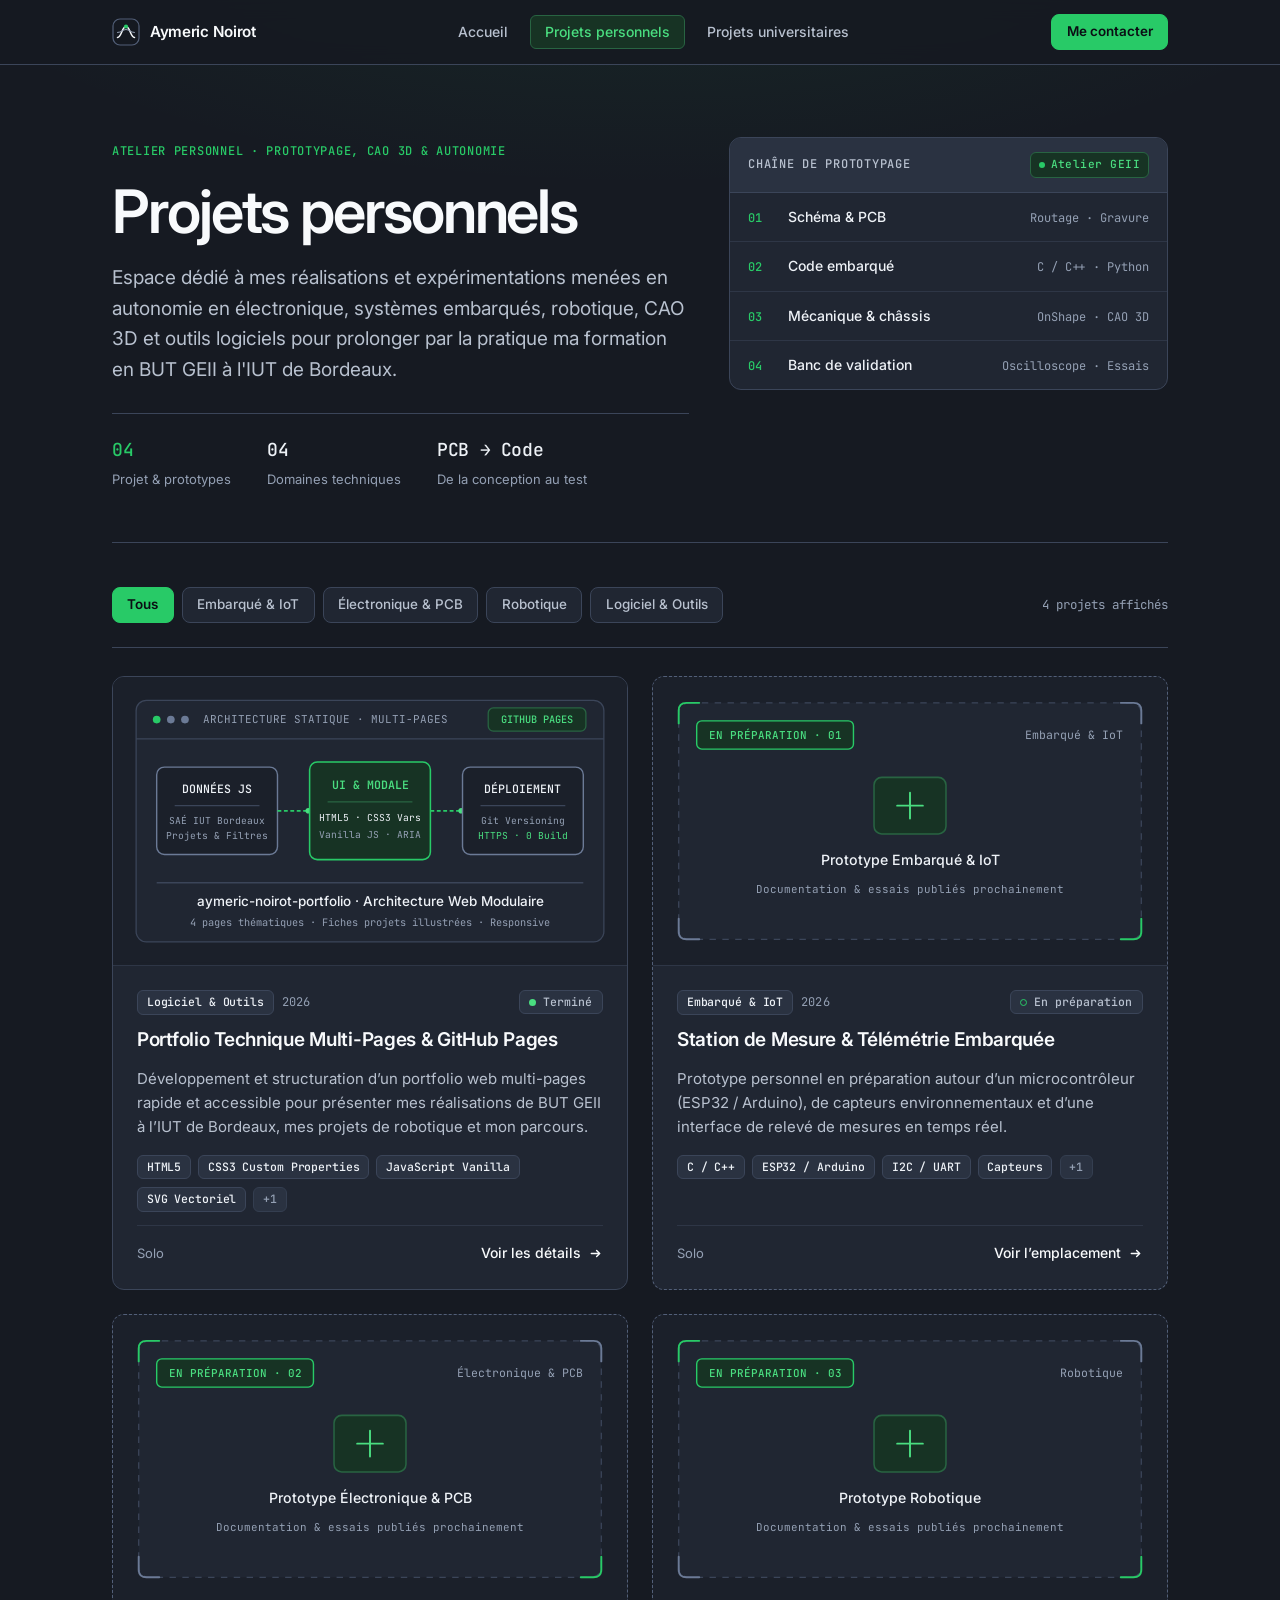
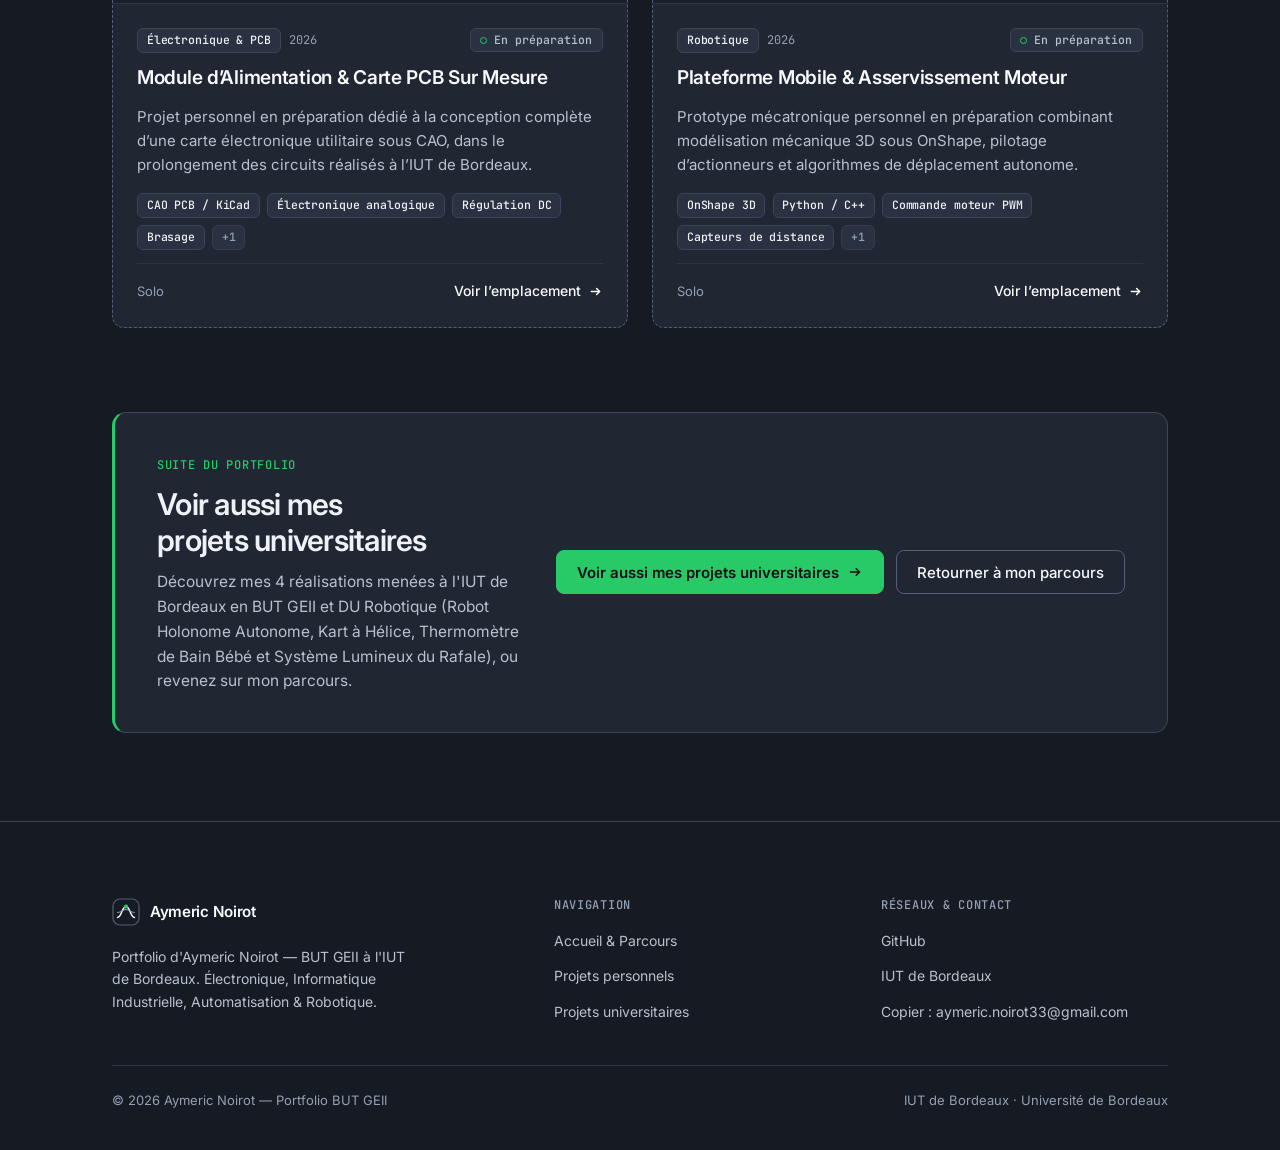
<file: projets-personnels.html>
<!DOCTYPE html>
<html lang="fr">
<head>
  <meta charset="UTF-8">
  <meta name="viewport" content="width=device-width, initial-scale=1.0">
  <title>Projets personnels — Aymeric Noirot | Portfolio BUT GEII</title>
  <meta name="description" content="Atelier personnel d'Aymeric Noirot, étudiant en BUT GEII à l'IUT de Bordeaux : prototypes électroniques, systèmes embarqués, robotique, modélisation 3D et outils logiciels.">
  <link rel="icon" type="image/svg+xml" href="data:image/svg+xml,%3Csvg xmlns='http://www.w3.org/2000/svg' viewBox='0 0 28 28' fill='none'%3E%3Crect width='28' height='28' rx='7' fill='%23161A22'/%3E%3Crect x='1' y='1' width='26' height='26' rx='7' stroke='%23525F78' stroke-width='1.2'/%3E%3Cpath d='M5.5 19.5C9.5 19.5 10 8.5 14 8.5C18 8.5 18.5 19.5 22.5 19.5' stroke='%23F8FAFC' stroke-width='1.6' stroke-linecap='round'/%3E%3Ccircle cx='14' cy='8.5' r='2.1' fill='%2328CA67'/%3E%3C/svg%3E">
  <link rel="preconnect" href="https://fonts.googleapis.com">
  <link rel="preconnect" href="https://fonts.gstatic.com" crossorigin>
  <link href="https://fonts.googleapis.com/css2?family=Inter:wght@400;500;600;700&family=JetBrains+Mono:wght@400;500&display=swap" rel="stylesheet">
  <link rel="stylesheet" href="css/design-system.css">
  <link rel="stylesheet" href="css/personal.css">
  <script src="js/common.js" defer></script>
  <script src="js/data-personal.js" defer></script>
  <script src="js/personal.js" defer></script>
</head>
<body data-page="personal">
  <a class="skip-link" href="#main-content">Aller au contenu principal</a>

  <!-- En-tête partagé -->
  <header class="site-header">
    <div class="container header-inner">
      <a href="index.html" class="brand" aria-label="Aymeric Noirot — Retour à l'accueil">
        <span class="brand-mark" aria-hidden="true">
          <svg width="28" height="28" viewBox="0 0 28 28" fill="none" xmlns="http://www.w3.org/2000/svg">
            <rect x="1" y="1" width="26" height="26" rx="7" stroke="var(--border-strong)" stroke-width="1.2"/>
            <path d="M5.5 19.5C9.5 19.5 10 8.5 14 8.5C18 8.5 18.5 19.5 22.5 19.5" stroke="var(--text-strong)" stroke-width="1.5" stroke-linecap="round"/>
            <path d="M5.5 14.5C9.2 14.5 11.2 11.5 14 11.5C16.8 11.5 18.8 14.5 22.5 14.5" stroke="var(--text-muted)" stroke-width="1" stroke-linecap="round"/>
            <circle cx="14" cy="8.5" r="2.1" fill="var(--accent)"/>
          </svg>
        </span>
        <span>Aymeric Noirot</span>
      </a>

      <nav class="site-nav" aria-label="Navigation principale">
        <a href="index.html" class="nav-link" data-nav="home">Accueil</a>
        <a href="projets-personnels.html" class="nav-link is-active" data-nav="personal" aria-current="page">Projets personnels</a>
        <a href="projets-universite.html" class="nav-link" data-nav="university">Projets universitaires</a>
      </nav>

      <div class="nav-actions">
        <a href="index.html#contact" class="btn btn-primary btn-sm">Me contacter</a>
        <button class="nav-toggle" type="button" aria-label="Ouvrir le menu" aria-expanded="false" aria-controls="mobile-nav">
          <svg width="18" height="18" viewBox="0 0 18 18" fill="none" aria-hidden="true">
            <path d="M2.5 5H15.5" stroke="currentColor" stroke-width="1.5" stroke-linecap="round"/>
            <path d="M2.5 9H15.5" stroke="currentColor" stroke-width="1.5" stroke-linecap="round"/>
            <path d="M2.5 13H15.5" stroke="currentColor" stroke-width="1.5" stroke-linecap="round"/>
          </svg>
        </button>
      </div>
    </div>

    <div id="mobile-nav" class="mobile-nav" hidden>
      <div class="container mobile-nav-inner">
        <a href="index.html" class="nav-link" data-nav="home">Accueil</a>
        <a href="projets-personnels.html" class="nav-link is-active" data-nav="personal" aria-current="page">Projets personnels</a>
        <a href="projets-universite.html" class="nav-link" data-nav="university">Projets universitaires</a>
        <a href="index.html#contact" class="btn btn-primary btn-sm">Me contacter</a>
      </div>
    </div>
  </header>

  <main id="main-content">
    <!-- 1. En-tête éditorial de la page -->
    <section class="page-hero personal-hero" aria-labelledby="personal-hero-title">
      <div class="container">
        <div class="personal-hero-layout">
          <div class="personal-hero-content">
            <p class="eyebrow">Atelier personnel &middot; Prototypage, CAO 3D &amp; autonomie</p>
            <h1 id="personal-hero-title" class="page-hero-title">Projets personnels</h1>
            <p class="page-hero-lead">
              Espace dédié à mes réalisations et expérimentations menées en autonomie en électronique, systèmes embarqués, robotique, CAO 3D et outils logiciels pour prolonger par la pratique ma formation en BUT GEII à l'IUT de Bordeaux.
            </p>

            <div class="personal-hero-stats" aria-label="Repères des projets personnels">
              <div class="personal-stat">
                <span id="personal-total-count" class="personal-stat-value is-accent">04</span>
                <span id="personal-total-label" class="personal-stat-label">Projets &amp; pistes</span>
              </div>
              <div class="personal-stat">
                <span class="personal-stat-value">04</span>
                <span class="personal-stat-label">Domaines techniques</span>
              </div>
              <div class="personal-stat">
                <span class="personal-stat-value">PCB &rarr; Code</span>
                <span class="personal-stat-label">De la conception au test</span>
              </div>
            </div>
          </div>

          <aside class="personal-bench-card" aria-label="Chaîne de prototypage de l'atelier personnel">
            <div class="personal-bench-header">
              <span class="personal-bench-title">Chaîne de prototypage</span>
              <span class="personal-bench-badge">
                <span class="personal-bench-dot" aria-hidden="true"></span>
                Atelier GEII
              </span>
            </div>
            <ol class="personal-bench-list">
              <li class="personal-bench-row">
                <span class="personal-bench-index">01</span>
                <span class="personal-bench-step">Schéma &amp; PCB</span>
                <span class="personal-bench-tools">Routage &middot; Gravure</span>
              </li>
              <li class="personal-bench-row">
                <span class="personal-bench-index">02</span>
                <span class="personal-bench-step">Code embarqué</span>
                <span class="personal-bench-tools">C / C++ &middot; Python</span>
              </li>
              <li class="personal-bench-row">
                <span class="personal-bench-index">03</span>
                <span class="personal-bench-step">Mécanique &amp; châssis</span>
                <span class="personal-bench-tools">OnShape &middot; CAO 3D</span>
              </li>
              <li class="personal-bench-row">
                <span class="personal-bench-index">04</span>
                <span class="personal-bench-step">Banc de validation</span>
                <span class="personal-bench-tools">Oscilloscope &middot; Essais</span>
              </li>
            </ol>
          </aside>
        </div>
      </div>
    </section>

    <div class="container">
      <hr class="section-divider">
    </div>

    <!-- 2. Catalogue interactif des projets personnels -->
    <section class="personal-catalog-section" aria-labelledby="personal-catalog-heading">
      <div class="container">
        <h2 id="personal-catalog-heading" class="sr-only">Catalogue des projets personnels</h2>

        <div class="filter-bar personal-filter-bar">
          <div id="personal-filters" class="filter-group" role="group" aria-label="Filtrer les projets personnels par catégorie">
            <button type="button" class="filter-btn is-active" data-category="Tous" aria-pressed="true">Tous</button>
            <button type="button" class="filter-btn" data-category="Embarqué & IoT" aria-pressed="false">Embarqué &amp; IoT</button>
            <button type="button" class="filter-btn" data-category="Électronique & PCB" aria-pressed="false">Électronique &amp; PCB</button>
            <button type="button" class="filter-btn" data-category="Robotique" aria-pressed="false">Robotique</button>
            <button type="button" class="filter-btn" data-category="Logiciel & Outils" aria-pressed="false">Logiciel &amp; Outils</button>
          </div>

          <p id="personal-results-count" class="results-meta" role="status" aria-live="polite">
            4 projets affichés
          </p>
        </div>

        <div id="personal-projects-grid" class="projects-grid"></div>

        <noscript>
          <div class="personal-noscript">
            <h2>Projets personnels — Aymeric Noirot</h2>
            <p>Activez JavaScript pour filtrer par domaine et consulter les fiches détaillées de mon atelier personnel :</p>
            <ul>
              <li><strong>Portfolio Technique &amp; Architecture Web</strong> — Conception et développement statique (HTML, CSS, JavaScript, GitHub Pages).</li>
              <li><strong>Électronique &amp; PCB</strong> — Montages analogiques, cartes d'alimentation et prototypage sur circuit imprimé.</li>
              <li><strong>Embarqué &amp; IoT</strong> — Programmation C/C++ et Python pour l'acquisition de capteurs et la commande.</li>
              <li><strong>Robotique &amp; CAO 3D</strong> — Modélisation mécanique sous OnShape et intégration mécatronique.</li>
            </ul>
          </div>
        </noscript>
      </div>
    </section>

    <!-- 3. Bandeau passerelle vers les projets universitaires & parcours -->
    <section class="personal-bridge-section" aria-labelledby="personal-bridge-title">
      <div class="container">
        <div class="cross-link-banner">
          <div class="cross-link-content">
            <p class="eyebrow">Suite du portfolio</p>
            <h2 id="personal-bridge-title" class="cross-link-title">Voir aussi mes projets universitaires</h2>
            <p class="cross-link-desc">
              Découvrez mes 4 réalisations menées à l'IUT de Bordeaux en BUT GEII et DU Robotique (Robot Holonome Autonome, Kart à Hélice, Thermomètre de Bain Bébé et Système Lumineux du Rafale), ou revenez sur mon parcours.
            </p>
          </div>

          <div class="cross-link-actions">
            <a href="projets-universite.html" class="btn btn-primary">
              <span>Voir aussi mes projets universitaires</span>
              <svg width="16" height="16" viewBox="0 0 16 16" fill="none" aria-hidden="true">
                <path d="M3.5 8H12.5M9.2 4.7L12.5 8L9.2 11.3" stroke="currentColor" stroke-width="1.5" stroke-linecap="round" stroke-linejoin="round"/>
              </svg>
            </a>
            <a href="index.html#parcours" class="btn btn-secondary">Retourner à mon parcours</a>
          </div>
        </div>
      </div>
    </section>
  </main>

  <!-- Pied de page partagé -->
  <footer class="site-footer">
    <div class="container">
      <div class="footer-grid">
        <div class="footer-brand">
          <a href="index.html" class="brand">
            <span class="brand-mark" aria-hidden="true">
              <svg width="28" height="28" viewBox="0 0 28 28" fill="none" xmlns="http://www.w3.org/2000/svg">
                <rect x="1" y="1" width="26" height="26" rx="7" stroke="var(--border-strong)" stroke-width="1.2"/>
                <path d="M5.5 19.5C9.5 19.5 10 8.5 14 8.5C18 8.5 18.5 19.5 22.5 19.5" stroke="var(--text-strong)" stroke-width="1.5" stroke-linecap="round"/>
                <path d="M5.5 14.5C9.2 14.5 11.2 11.5 14 11.5C16.8 11.5 18.8 14.5 22.5 14.5" stroke="var(--text-muted)" stroke-width="1" stroke-linecap="round"/>
                <circle cx="14" cy="8.5" r="2.1" fill="var(--accent)"/>
              </svg>
            </span>
            <span>Aymeric Noirot</span>
          </a>
          <p class="footer-desc">Portfolio d'Aymeric Noirot — BUT GEII à l'IUT de Bordeaux. Électronique, Informatique Industrielle, Automatisation &amp; Robotique.</p>
        </div>

        <div>
          <h3 class="footer-heading">Navigation</h3>
          <ul class="footer-links">
            <li><a href="index.html">Accueil &amp; Parcours</a></li>
            <li><a href="projets-personnels.html">Projets personnels</a></li>
            <li><a href="projets-universite.html">Projets universitaires</a></li>
          </ul>
        </div>

        <div>
          <h3 class="footer-heading">Réseaux &amp; contact</h3>
          <ul class="footer-links">
            <li><a href="https://github.com/aymericnoirot33-sys" target="_blank" rel="noopener noreferrer">GitHub</a></li>
            <li><a href="https://www.iut.u-bordeaux.fr/" target="_blank" rel="noopener noreferrer">IUT de Bordeaux</a></li>
            <li>
              <button type="button" data-copy-email="aymeric.noirot33@gmail.com">Copier : aymeric.noirot33@gmail.com</button>
            </li>
          </ul>
        </div>
      </div>

      <div class="footer-bottom">
        <p>&copy; 2026 Aymeric Noirot &mdash; Portfolio BUT GEII</p>
        <p>IUT de Bordeaux &middot; Université de Bordeaux</p>
      </div>
    </div>
  </footer>
</body>
</html>
</file>
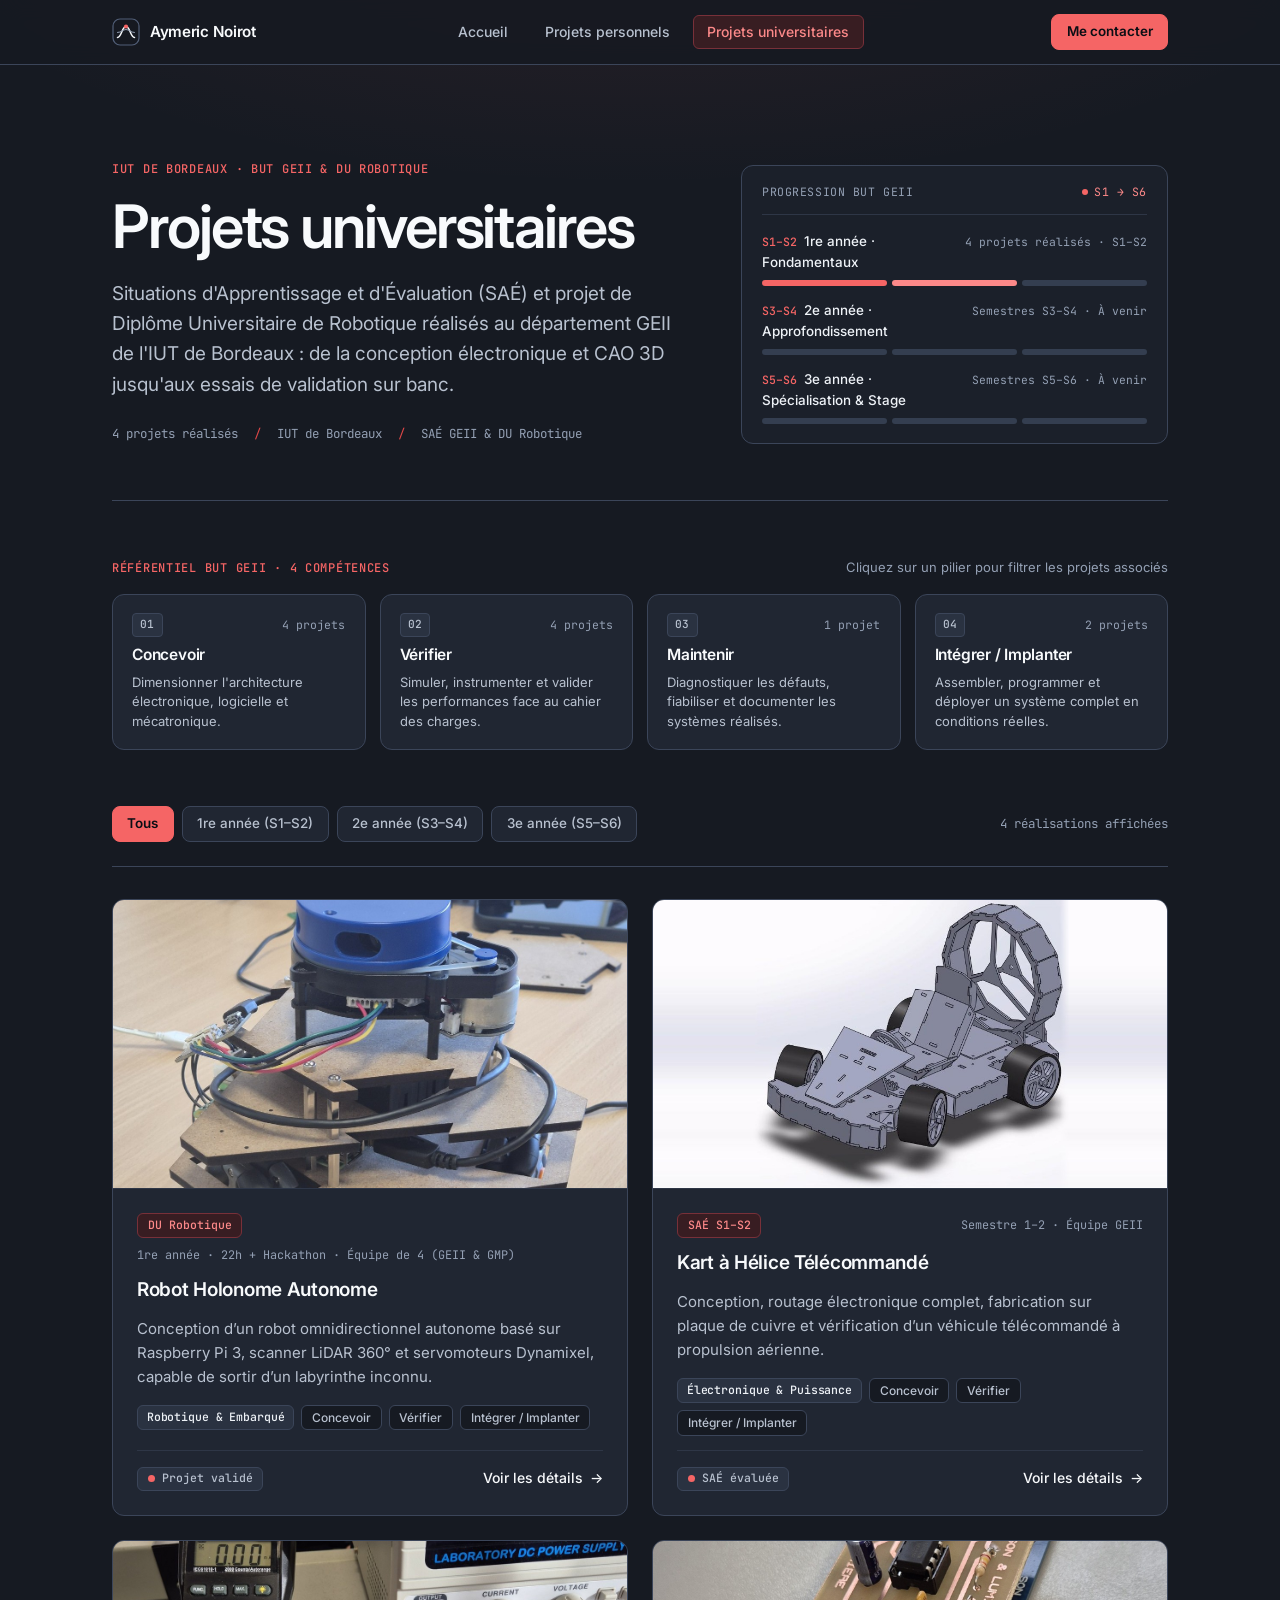
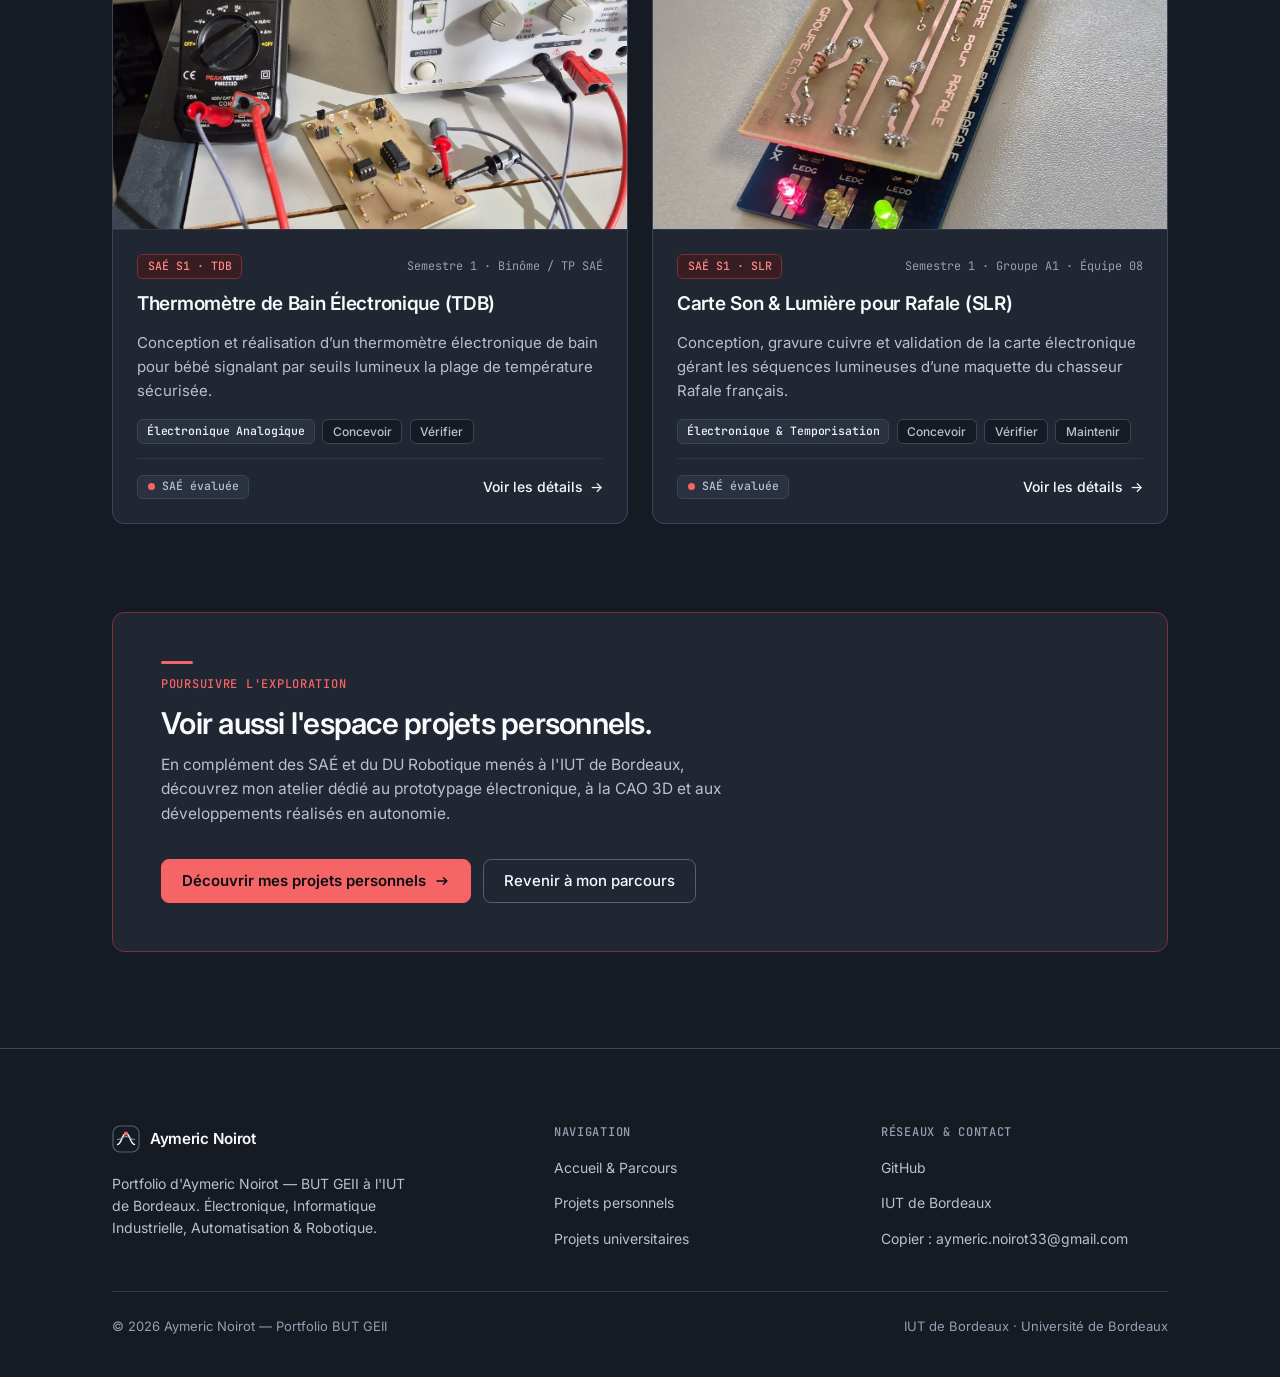
<file: projets-universite.html>
<!DOCTYPE html>
<html lang="fr">
<head>
  <meta charset="UTF-8">
  <meta name="viewport" content="width=device-width, initial-scale=1.0">
  <title>Projets universitaires — Aymeric Noirot | Portfolio BUT GEII</title>
  <meta name="description" content="Réalisations universitaires d'Aymeric Noirot en BUT GEII et DU Robotique à l'IUT de Bordeaux : Robot Holonome Autonome, Kart à Hélice (KAH), Thermomètre de Bain (TDB) et Système Lumineux du Rafale (SLR).">
  <link rel="icon" type="image/svg+xml" href="data:image/svg+xml,%3Csvg xmlns='http://www.w3.org/2000/svg' viewBox='0 0 28 28' fill='none'%3E%3Crect width='28' height='28' rx='7' fill='%23161A22'/%3E%3Crect x='1' y='1' width='26' height='26' rx='7' stroke='%23525F78' stroke-width='1.2'/%3E%3Cpath d='M5.5 19.5C9.5 19.5 10 8.5 14 8.5C18 8.5 18.5 19.5 22.5 19.5' stroke='%23F8FAFC' stroke-width='1.6' stroke-linecap='round'/%3E%3Ccircle cx='14' cy='8.5' r='2.1' fill='%23F56565'/%3E%3C/svg%3E">
  <link rel="preconnect" href="https://fonts.googleapis.com">
  <link rel="preconnect" href="https://fonts.gstatic.com" crossorigin>
  <link href="https://fonts.googleapis.com/css2?family=Inter:wght@400;500;600;700&family=JetBrains+Mono:wght@400;500&display=swap" rel="stylesheet">
  <link rel="stylesheet" href="css/design-system.css">
  <link rel="stylesheet" href="css/university.css">
  <script src="js/common.js" defer></script>
  <script src="js/data-university.js" defer></script>
  <script src="js/university.js" defer></script>
</head>
<body data-page="university">
  <a class="skip-link" href="#main-content">Aller au contenu principal</a>

  <!-- En-tête partagé -->
  <header class="site-header">
    <div class="container header-inner">
      <a href="index.html" class="brand" aria-label="Aymeric Noirot — Retour à l'accueil">
        <span class="brand-mark" aria-hidden="true">
          <svg width="28" height="28" viewBox="0 0 28 28" fill="none" xmlns="http://www.w3.org/2000/svg">
            <rect x="1" y="1" width="26" height="26" rx="7" stroke="var(--border-strong)" stroke-width="1.2"/>
            <path d="M5.5 19.5C9.5 19.5 10 8.5 14 8.5C18 8.5 18.5 19.5 22.5 19.5" stroke="var(--text-strong)" stroke-width="1.5" stroke-linecap="round"/>
            <path d="M5.5 14.5C9.2 14.5 11.2 11.5 14 11.5C16.8 11.5 18.8 14.5 22.5 14.5" stroke="var(--text-muted)" stroke-width="1" stroke-linecap="round"/>
            <circle cx="14" cy="8.5" r="2.1" fill="var(--accent)"/>
          </svg>
        </span>
        <span>Aymeric Noirot</span>
      </a>

      <nav class="site-nav" aria-label="Navigation principale">
        <a href="index.html" class="nav-link" data-nav="home">Accueil</a>
        <a href="projets-personnels.html" class="nav-link" data-nav="personal">Projets personnels</a>
        <a href="projets-universite.html" class="nav-link is-active" data-nav="university" aria-current="page">Projets universitaires</a>
      </nav>

      <div class="nav-actions">
        <a href="index.html#contact" class="btn btn-primary btn-sm">Me contacter</a>
        <button class="nav-toggle" type="button" aria-label="Ouvrir le menu" aria-expanded="false" aria-controls="mobile-nav">
          <svg width="18" height="18" viewBox="0 0 18 18" fill="none" aria-hidden="true">
            <path d="M2.5 5H15.5" stroke="currentColor" stroke-width="1.5" stroke-linecap="round"/>
            <path d="M2.5 9H15.5" stroke="currentColor" stroke-width="1.5" stroke-linecap="round"/>
            <path d="M2.5 13H15.5" stroke="currentColor" stroke-width="1.5" stroke-linecap="round"/>
          </svg>
        </button>
      </div>
    </div>

    <div id="mobile-nav" class="mobile-nav" hidden>
      <div class="container mobile-nav-inner">
        <a href="index.html" class="nav-link" data-nav="home">Accueil</a>
        <a href="projets-personnels.html" class="nav-link" data-nav="personal">Projets personnels</a>
        <a href="projets-universite.html" class="nav-link is-active" data-nav="university" aria-current="page">Projets universitaires</a>
        <a href="index.html#contact" class="btn btn-primary btn-sm">Me contacter</a>
      </div>
    </div>
  </header>

  <main id="main-content">
    <!-- 1. En-tête éditorial de la page -->
    <section class="page-hero uni-hero" aria-labelledby="uni-hero-title">
      <div class="container">
        <div class="uni-hero-grid">
          <div class="uni-hero-copy">
            <p class="eyebrow">IUT de Bordeaux &middot; BUT GEII &amp; DU Robotique</p>
            <h1 id="uni-hero-title" class="page-hero-title">Projets universitaires</h1>
            <p class="page-hero-lead">
              Situations d'Apprentissage et d'Évaluation (SAÉ) et projet de Diplôme Universitaire de Robotique réalisés au département GEII de l'IUT de Bordeaux : de la conception électronique et CAO 3D jusqu'aux essais de validation sur banc.
            </p>
            <div class="uni-hero-facts" aria-label="Repères académiques">
              <span><span id="uni-total-count">4</span> projets réalisés</span>
              <span class="uni-hero-fact-sep" aria-hidden="true">/</span>
              <span>IUT de Bordeaux</span>
              <span class="uni-hero-fact-sep" aria-hidden="true">/</span>
              <span>SAÉ GEII &amp; DU Robotique</span>
            </div>
          </div>

          <aside class="uni-progression-card" aria-label="Progression académique du BUT GEII sur trois années">
            <div class="uni-progression-head">
              <span>Progression BUT GEII</span>
              <span class="uni-progression-badge">
                <span class="uni-progression-dot" aria-hidden="true"></span>
                <span>S1 &rarr; S6</span>
              </span>
            </div>

            <ol class="uni-progression-steps">
              <li class="uni-step-row">
                <div class="uni-step-top">
                  <span class="uni-step-label"><span class="uni-step-sem">S1–S2</span>1re année &middot; Fondamentaux</span>
                  <span class="uni-step-codes">4 projets réalisés &middot; S1–S2</span>
                </div>
                <div class="uni-step-bar" aria-hidden="true">
                  <span class="uni-step-seg is-filled"></span>
                  <span class="uni-step-seg is-peak"></span>
                  <span class="uni-step-seg"></span>
                </div>
              </li>

              <li class="uni-step-row">
                <div class="uni-step-top">
                  <span class="uni-step-label"><span class="uni-step-sem">S3–S4</span>2e année &middot; Approfondissement</span>
                  <span class="uni-step-codes">Semestres S3–S4 &middot; À venir</span>
                </div>
                <div class="uni-step-bar" aria-hidden="true">
                  <span class="uni-step-seg"></span>
                  <span class="uni-step-seg"></span>
                  <span class="uni-step-seg"></span>
                </div>
              </li>

              <li class="uni-step-row">
                <div class="uni-step-top">
                  <span class="uni-step-label"><span class="uni-step-sem">S5–S6</span>3e année &middot; Spécialisation &amp; Stage</span>
                  <span class="uni-step-codes">Semestres S5–S6 &middot; À venir</span>
                </div>
                <div class="uni-step-bar" aria-hidden="true">
                  <span class="uni-step-seg"></span>
                  <span class="uni-step-seg"></span>
                  <span class="uni-step-seg"></span>
                </div>
              </li>
            </ol>
          </aside>
        </div>
      </div>
    </section>

    <div class="container">
      <hr class="section-divider">
    </div>

    <!-- 2. Bandeau compact des 4 piliers de compétences BUT GEII -->
    <section class="section-sm uni-pillars-section" aria-labelledby="geii-pillars-heading">
      <div class="container">
        <div class="uni-pillars-bar">
          <h2 id="geii-pillars-heading" class="eyebrow">Référentiel BUT GEII &middot; 4 compétences</h2>
          <p class="uni-pillars-hint">Cliquez sur un pilier pour filtrer les projets associés</p>
        </div>

        <div id="geii-pillars" class="uni-pillars-grid" role="group" aria-label="Filtrer par compétence BUT GEII">
          <button type="button" class="uni-pillar-card" data-competence-filter="concevoir" aria-pressed="false">
            <span class="uni-pillar-top">
              <span class="uni-pillar-index">01</span>
              <span class="uni-pillar-count" data-competence-count>4 projets</span>
            </span>
            <span class="uni-pillar-title">Concevoir</span>
            <span class="uni-pillar-desc">Dimensionner l'architecture électronique, logicielle et mécatronique.</span>
          </button>

          <button type="button" class="uni-pillar-card" data-competence-filter="verifier" aria-pressed="false">
            <span class="uni-pillar-top">
              <span class="uni-pillar-index">02</span>
              <span class="uni-pillar-count" data-competence-count>4 projets</span>
            </span>
            <span class="uni-pillar-title">Vérifier</span>
            <span class="uni-pillar-desc">Simuler, instrumenter et valider les performances face au cahier des charges.</span>
          </button>

          <button type="button" class="uni-pillar-card" data-competence-filter="maintenir" aria-pressed="false">
            <span class="uni-pillar-top">
              <span class="uni-pillar-index">03</span>
              <span class="uni-pillar-count" data-competence-count>2 projets</span>
            </span>
            <span class="uni-pillar-title">Maintenir</span>
            <span class="uni-pillar-desc">Diagnostiquer les défauts, fiabiliser et documenter les systèmes réalisés.</span>
          </button>

          <button type="button" class="uni-pillar-card" data-competence-filter="integrer" aria-pressed="false">
            <span class="uni-pillar-top">
              <span class="uni-pillar-index">04</span>
              <span class="uni-pillar-count" data-competence-count>3 projets</span>
            </span>
            <span class="uni-pillar-title">Intégrer / Implanter</span>
            <span class="uni-pillar-desc">Assembler, programmer et déployer un système complet en conditions réelles.</span>
          </button>
        </div>
      </div>
    </section>

    <!-- 3. Barre de filtres par année et grille des SAÉ -->
    <section class="uni-catalog-section" aria-labelledby="uni-catalog-heading">
      <div class="container">
        <h2 id="uni-catalog-heading" class="sr-only">Catalogue des SAÉ et projets universitaires</h2>

        <div class="filter-bar">
          <div id="university-year-filters" class="filter-group" role="group" aria-label="Filtrer par année académique">
            <button type="button" class="filter-btn is-active" data-year-filter="all" aria-pressed="true">Tous</button>
            <button type="button" class="filter-btn" data-year-filter="y1" aria-pressed="false">1re année (S1–S2)</button>
            <button type="button" class="filter-btn" data-year-filter="y2" aria-pressed="false">2e année (S3–S4)</button>
            <button type="button" class="filter-btn" data-year-filter="y3" aria-pressed="false">3e année (S5–S6)</button>
          </div>

          <div id="university-results-meta" class="results-meta uni-results-meta" aria-live="polite">
            4 projets affichés
          </div>
        </div>

        <div id="university-projects-grid" class="projects-grid" aria-live="polite"></div>

        <noscript>
          <div class="uni-noscript">
            Activez JavaScript pour consulter et filtrer les 4 projets universitaires d'Aymeric Noirot réalisés à l'IUT de Bordeaux : Robot Holonome Autonome (DU Robotique), Kart à Hélice (KAH), Thermomètre de Bain Bébé (TDB) et Système Lumineux du Rafale (SLR).
          </div>
        </noscript>
      </div>
    </section>

    <!-- 4. Bandeau de passerelle vers les projets personnels et le parcours -->
    <section class="uni-crosslink-section" aria-labelledby="uni-crosslink-title">
      <div class="container">
        <div class="uni-crosslink-card">
          <div class="uni-crosslink-copy">
            <span class="uni-crosslink-accent" aria-hidden="true"></span>
            <p class="eyebrow">Poursuivre l'exploration</p>
            <h2 id="uni-crosslink-title" class="uni-crosslink-title">Voir aussi l'espace projets personnels.</h2>
            <p class="uni-crosslink-desc">
              En complément des SAÉ et du DU Robotique menés à l'IUT de Bordeaux, découvrez mon atelier dédié au prototypage électronique, à la CAO 3D et aux développements réalisés en autonomie.
            </p>
          </div>

          <div class="uni-crosslink-actions">
            <a href="projets-personnels.html" class="btn btn-primary">
              <span>Découvrir mes projets personnels</span>
              <svg width="16" height="16" viewBox="0 0 16 16" fill="none" aria-hidden="true">
                <path d="M3 8H12.5M9.5 4.8L12.8 8L9.5 11.2" stroke="currentColor" stroke-width="1.5" stroke-linecap="round" stroke-linejoin="round"/>
              </svg>
            </a>
            <a href="index.html#parcours" class="btn btn-secondary">Revenir à mon parcours</a>
          </div>
        </div>
      </div>
    </section>
  </main>

  <!-- Pied de page partagé -->
  <footer class="site-footer">
    <div class="container">
      <div class="footer-grid">
        <div class="footer-brand">
          <a href="index.html" class="brand">
            <span class="brand-mark" aria-hidden="true">
              <svg width="28" height="28" viewBox="0 0 28 28" fill="none" xmlns="http://www.w3.org/2000/svg">
                <rect x="1" y="1" width="26" height="26" rx="7" stroke="var(--border-strong)" stroke-width="1.2"/>
                <path d="M5.5 19.5C9.5 19.5 10 8.5 14 8.5C18 8.5 18.5 19.5 22.5 19.5" stroke="var(--text-strong)" stroke-width="1.5" stroke-linecap="round"/>
                <path d="M5.5 14.5C9.2 14.5 11.2 11.5 14 11.5C16.8 11.5 18.8 14.5 22.5 14.5" stroke="var(--text-muted)" stroke-width="1" stroke-linecap="round"/>
                <circle cx="14" cy="8.5" r="2.1" fill="var(--accent)"/>
              </svg>
            </span>
            <span>Aymeric Noirot</span>
          </a>
          <p class="footer-desc">Portfolio d'Aymeric Noirot — BUT GEII à l'IUT de Bordeaux. Électronique, Informatique Industrielle, Automatisation &amp; Robotique.</p>
        </div>

        <div>
          <h3 class="footer-heading">Navigation</h3>
          <ul class="footer-links">
            <li><a href="index.html">Accueil &amp; Parcours</a></li>
            <li><a href="projets-personnels.html">Projets personnels</a></li>
            <li><a href="projets-universite.html">Projets universitaires</a></li>
          </ul>
        </div>

        <div>
          <h3 class="footer-heading">Réseaux &amp; contact</h3>
          <ul class="footer-links">
            <li><a href="https://github.com/aymericnoirot33-sys" target="_blank" rel="noopener noreferrer">GitHub</a></li>
            <li><a href="https://www.iut.u-bordeaux.fr/" target="_blank" rel="noopener noreferrer">IUT de Bordeaux</a></li>
            <li>
              <button type="button" data-copy-email="aymeric.noirot33@gmail.com">Copier : aymeric.noirot33@gmail.com</button>
            </li>
          </ul>
        </div>
      </div>

      <div class="footer-bottom">
        <p>&copy; 2026 Aymeric Noirot &mdash; Portfolio BUT GEII</p>
        <p>IUT de Bordeaux &middot; Université de Bordeaux</p>
      </div>
    </div>
  </footer>
</body>
</html>
</file>
<file: css/design-system.css>
/* ==========================================================================
   Portfolio GEII — Design System
   Graphite-Slate (#161A22) · Per-Page Accents (Blue / Green / Red)
   ========================================================================== */

:root {
  /* Surfaces — Graphite-Slate adouci (moins sombre que #000000) */
  --bg: #161A22;
  --surface-visual: #1B202A;
  --surface-1: #202632;
  --surface-hover: #262D3B;
  --surface-2: #2A3241;
  --surface-3: #343E50;
  --overlay-bg: rgba(11, 14, 20, 0.74);

  /* Default Page Accent — Home / Blue */
  --accent: #5294FF;
  --accent-bright: #7AB0FF;
  --accent-muted: #3B82F6;
  --accent-tint: #1B2C4B;
  --accent-border: #30548E;
  --on-accent: #0B0E14;

  /* Borders */
  --border-subtle: #2E3646;
  --border: #3B4559;
  --border-strong: #525F78;
  --border-hover: #6B7A96;
  --border-active: #F8FAFC;

  /* Typography colors */
  --text-strong: #F8FAFC;
  --text-primary: #EEF2F7;
  --text-secondary: #B8C1CF;
  --text-muted: #94A0B4;

  /* Status */
  --status-done: #4ADE80;

  /* Moderately rounded corners */
  --radius-xs: 4px;
  --radius-sm: 6px;
  --radius-md: 8px;
  --radius-lg: 12px;
  --radius-xl: 14px;

  /* Typography */
  --font-sans: 'Inter', -apple-system, BlinkMacSystemFont, 'Segoe UI', Roboto, Helvetica, Arial, sans-serif;
  --font-mono: 'JetBrains Mono', ui-monospace, SFMono-Regular, Menlo, Monaco, Consolas, monospace;

  /* Layout */
  --container-max: 1120px;
  --header-h: 64px;

  /* Curved motion timing */
  --ease-curve: cubic-bezier(0.22, 1, 0.36, 1);
  --transition-fast: 160ms var(--ease-curve);
  --transition-base: 200ms var(--ease-curve);
  --transition-slow: 320ms var(--ease-curve);
}

/* Per-Page Accent Themes */
body[data-page='home'] {
  --accent: #5294FF;
  --accent-bright: #7AB0FF;
  --accent-muted: #3B82F6;
  --accent-tint: #1B2C4B;
  --accent-border: #30548E;
  --on-accent: #0B0E14;
}

body[data-page='personal'] {
  --accent: #28CA67;
  --accent-bright: #4ADE80;
  --accent-muted: #1EA953;
  --accent-tint: #173324;
  --accent-border: #286442;
  --on-accent: #0B0E14;
}

body[data-page='university'] {
  --accent: #F56565;
  --accent-bright: #FC8989;
  --accent-muted: #E04848;
  --accent-tint: #381D22;
  --accent-border: #783039;
  --on-accent: #0B0E14;
}

/* ==========================================================================
   Base Reset & Accessibility
   ========================================================================== */

*,
*::before,
*::after {
  box-sizing: border-box;
}

html {
  background-color: var(--bg);
  color: var(--text-primary);
  color-scheme: dark;
  scroll-behavior: smooth;
  scroll-padding-top: calc(var(--header-h) + 24px);
  -webkit-text-size-adjust: 100%;
}

body {
  margin: 0;
  min-height: 100vh;
  display: flex;
  flex-direction: column;
  background-color: var(--bg);
  background-image: radial-gradient(
    ellipse 85% 440px at 50% -130px,
    color-mix(in srgb, var(--accent) 10%, transparent),
    transparent 72%
  );
  background-repeat: no-repeat;
  color: var(--text-primary);
  font-family: var(--font-sans);
  font-size: 1rem;
  font-weight: 400;
  line-height: 1.6;
  letter-spacing: 0;
  -webkit-font-smoothing: antialiased;
  -moz-osx-font-smoothing: grayscale;
  text-rendering: optimizeLegibility;
  overflow-x: clip;
}

body.is-modal-open {
  overflow: hidden;
}

main {
  flex: 1 0 auto;
}

h1,
h2,
h3,
h4 {
  margin: 0;
  color: var(--text-strong);
  font-weight: 600;
}

h1 {
  font-size: clamp(2.25rem, 5vw, 3.75rem);
  line-height: 1.08;
  letter-spacing: -0.035em;
  text-wrap: balance;
}

h2 {
  font-size: clamp(1.625rem, 3vw, 2.375rem);
  line-height: 1.18;
  letter-spacing: -0.025em;
  text-wrap: balance;
}

h3 {
  font-size: 1.1875rem;
  line-height: 1.3;
  letter-spacing: -0.015em;
}

p {
  margin: 0;
}

a {
  color: inherit;
  text-decoration: none;
}

button,
input,
select,
textarea {
  font: inherit;
  color: inherit;
}

img,
svg {
  display: block;
  max-width: 100%;
}

ul,
ol,
figure {
  margin: 0;
}

::selection {
  background-color: var(--accent);
  color: var(--on-accent);
}

:focus-visible {
  outline: 2px solid var(--accent);
  outline-offset: 2px;
}

[hidden] {
  display: none !important;
}

.sr-only {
  position: absolute;
  width: 1px;
  height: 1px;
  padding: 0;
  margin: -1px;
  overflow: hidden;
  clip: rect(0, 0, 0, 0);
  white-space: nowrap;
  border: 0;
}

.skip-link {
  position: fixed;
  top: -100%;
  left: 16px;
  z-index: 1500;
  padding: 10px 16px;
  border-radius: var(--radius-md);
  background-color: var(--accent);
  color: var(--on-accent);
  font-size: 0.875rem;
  font-weight: 600;
}

.skip-link:focus {
  top: 12px;
}

/* ==========================================================================
   Layout Containers, Sections & Curved Line Utilities
   ========================================================================== */

.container {
  width: 100%;
  max-width: var(--container-max);
  margin-inline: auto;
  padding-inline: 32px;
}

.section {
  position: relative;
  padding-block: clamp(5.5rem, 8.5vw, 6.5rem);
}

.section-sm {
  position: relative;
  padding-block: clamp(3rem, 5vw, 4rem);
}

.section-header {
  display: flex;
  flex-direction: column;
  align-items: flex-start;
  gap: 0.75rem;
  max-width: 680px;
  margin-bottom: clamp(2.25rem, 4vw, 2.75rem);
}

.section-header h2 {
  font-size: clamp(1.625rem, 3vw, 2.375rem);
  font-weight: 600;
  line-height: 1.18;
  letter-spacing: -0.025em;
  color: var(--text-strong);
}

.section-header p {
  color: var(--text-secondary);
  font-size: 1.0625rem;
  line-height: 1.6;
  max-width: 62ch;
}

.eyebrow {
  display: inline-flex;
  align-items: center;
  gap: 0.5rem;
  font-family: var(--font-mono);
  font-size: 0.75rem;
  font-weight: 500;
  line-height: 1.4;
  letter-spacing: 0.06em;
  text-transform: uppercase;
  color: var(--accent);
}

.page-hero {
  position: relative;
  padding-top: clamp(4.5rem, 8vw, 6rem);
  padding-bottom: clamp(3rem, 5.5vw, 4rem);
}

.page-hero-title {
  margin-top: 1rem;
  max-width: 18ch;
  font-size: clamp(2.25rem, 5vw, 3.75rem);
  font-weight: 600;
  line-height: 1.08;
  letter-spacing: -0.035em;
  color: var(--text-strong);
  text-wrap: balance;
}

.page-hero-lead {
  margin-top: 1.25rem;
  max-width: 62ch;
  font-size: clamp(1.0625rem, 1.5vw, 1.1875rem);
  line-height: 1.6;
  color: var(--text-secondary);
}

/* Straight Flat Section Divider */
.section-divider {
  display: block;
  width: 100%;
  height: 1px;
  margin: 0;
  border: 0;
  background-color: var(--border);
}

/* Optional Curved SVG Utilities (used sparingly for signature accents) */
.curved-divider {
  width: 100%;
  overflow: hidden;
  line-height: 0;
  pointer-events: none;
  user-select: none;
}

.curved-divider svg {
  display: block;
  width: 100%;
  height: auto;
  min-height: 24px;
}

.curve-stroke {
  fill: none;
  stroke: var(--border-strong);
  stroke-width: 1.25;
  stroke-linecap: round;
  stroke-linejoin: round;
  vector-effect: non-scaling-stroke;
}

.curve-stroke-muted {
  fill: none;
  stroke: var(--border);
  stroke-width: 1;
  stroke-linecap: round;
  stroke-linejoin: round;
  vector-effect: non-scaling-stroke;
}

.curve-stroke-strong {
  fill: none;
  stroke: var(--text-primary);
  stroke-width: 1.5;
  stroke-linecap: round;
  stroke-linejoin: round;
  vector-effect: non-scaling-stroke;
}

.curve-stroke-accent {
  fill: none;
  stroke: var(--accent);
  stroke-width: 1.5;
  stroke-linecap: round;
  stroke-linejoin: round;
  vector-effect: non-scaling-stroke;
}

/* ==========================================================================
   Header & Navigation
   ========================================================================== */

.site-header {
  position: sticky;
  top: 0;
  z-index: 100;
  background-color: color-mix(in srgb, var(--bg) 88%, transparent);
  backdrop-filter: blur(10px);
  -webkit-backdrop-filter: blur(10px);
  border-bottom: 1px solid var(--border);
}

.header-inner {
  display: flex;
  align-items: center;
  justify-content: space-between;
  gap: 1.5rem;
  height: var(--header-h);
}

.brand {
  display: inline-flex;
  align-items: center;
  gap: 0.625rem;
  flex-shrink: 0;
  color: var(--text-strong);
  font-size: 0.95rem;
  font-weight: 600;
  letter-spacing: -0.02em;
  transition: opacity var(--transition-fast);
}

.brand:hover {
  opacity: 0.85;
}

.brand-mark {
  display: inline-flex;
  align-items: center;
  justify-content: center;
  width: 28px;
  height: 28px;
  flex-shrink: 0;
}

.brand svg {
  width: 28px;
  height: 28px;
  flex-shrink: 0;
}

.site-nav {
  display: flex;
  align-items: center;
  gap: 0.5rem;
}

.nav-link {
  display: inline-flex;
  align-items: center;
  padding: 0.45rem 0.85rem;
  border-radius: var(--radius-sm);
  border: 1px solid transparent;
  font-size: 0.875rem;
  font-weight: 500;
  line-height: 1.2;
  color: var(--text-secondary);
  white-space: nowrap;
  transition: color var(--transition-fast),
    background-color var(--transition-fast),
    border-color var(--transition-fast);
}

.nav-link:hover {
  color: var(--text-strong);
  background-color: var(--surface-1);
}

.nav-link.is-active,
.nav-link[aria-current='page'] {
  color: var(--accent-bright);
  background-color: var(--accent-tint);
  border-color: var(--accent-border);
}

.nav-link.is-active:hover,
.nav-link[aria-current='page']:hover {
  color: var(--accent-bright);
  background-color: var(--accent-tint);
  border-color: var(--accent-muted);
}

.nav-actions {
  display: flex;
  align-items: center;
  gap: 0.75rem;
  flex-shrink: 0;
}

.nav-toggle {
  display: none;
  align-items: center;
  justify-content: center;
  width: 38px;
  height: 38px;
  padding: 0;
  border-radius: var(--radius-md);
  background-color: var(--surface-1);
  border: 1px solid var(--border);
  color: var(--text-strong);
  cursor: pointer;
  transition: background-color var(--transition-fast),
    border-color var(--transition-fast),
    color var(--transition-fast);
}

.nav-toggle:hover {
  background-color: var(--surface-2);
  border-color: var(--accent-muted);
}

.nav-toggle.is-open {
  background-color: var(--accent-tint);
  border-color: var(--accent);
  color: var(--accent-bright);
}

.mobile-nav {
  background-color: var(--bg);
  border-top: 1px solid var(--border-subtle);
  border-bottom: 1px solid var(--border);
  padding: 0.75rem 24px 1.25rem;
  display: flex;
  flex-direction: column;
  gap: 0.375rem;
}

.mobile-nav .container,
.mobile-nav-inner {
  padding-inline: 0;
  display: flex;
  flex-direction: column;
  gap: 0.375rem;
}

.mobile-nav .nav-link {
  width: 100%;
  min-height: 44px;
  padding: 0.625rem 0.875rem;
  font-size: 0.9375rem;
  border-radius: var(--radius-md);
}

.mobile-nav .btn {
  width: 100%;
  margin-top: 0.5rem;
}

@media (min-width: 769px) {
  .mobile-nav {
    display: none !important;
  }
}

/* ==========================================================================
   Footer
   ========================================================================== */

.site-footer {
  position: relative;
  margin-top: auto;
  background-color: var(--bg);
  border-top: 1px solid var(--border);
}

.site-footer:has(> .curved-divider) {
  border-top: none;
}

.footer-grid {
  display: grid;
  grid-template-columns: 1.4fr 1fr 1fr;
  gap: 2.5rem;
  padding-top: clamp(3.5rem, 6vw, 4.75rem);
  padding-bottom: 2.5rem;
}

.footer-grid h3,
.footer-grid h4,
.footer-heading {
  margin: 0 0 0.875rem;
  font-family: var(--font-mono);
  font-size: 0.75rem;
  font-weight: 500;
  letter-spacing: 0.06em;
  text-transform: uppercase;
  color: var(--text-muted);
}

.footer-brand p,
.footer-desc {
  margin-top: 0.75rem;
  max-width: 34ch;
  font-size: 0.875rem;
  line-height: 1.6;
  color: var(--text-secondary);
}

.footer-links {
  list-style: none;
  margin: 0;
  padding: 0;
  display: flex;
  flex-direction: column;
  gap: 0.625rem;
}

.footer-links a,
.footer-links button {
  display: inline-flex;
  align-items: center;
  gap: 0.45rem;
  padding: 0;
  background: none;
  border: none;
  font-size: 0.875rem;
  line-height: 1.4;
  color: var(--text-secondary);
  text-align: left;
  cursor: pointer;
  transition: color var(--transition-fast);
}

.footer-links a:hover,
.footer-links button:hover {
  color: var(--accent-bright);
}

.footer-bottom {
  display: flex;
  flex-wrap: wrap;
  align-items: center;
  justify-content: space-between;
  gap: 1rem;
  padding-top: 1.5rem;
  padding-bottom: 2.5rem;
  border-top: 1px solid var(--border-subtle);
  font-size: 0.8125rem;
  color: var(--text-muted);
}

/* ==========================================================================
   Buttons, Tags & Status Indicators
   ========================================================================== */

.btn {
  display: inline-flex;
  align-items: center;
  justify-content: center;
  gap: 0.5rem;
  min-height: 44px;
  padding: 0 1.25rem;
  border-radius: var(--radius-md);
  border: 1px solid transparent;
  font-size: 0.9375rem;
  font-weight: 500;
  line-height: 1;
  white-space: nowrap;
  cursor: pointer;
  transition: background-color var(--transition-fast),
    border-color var(--transition-fast),
    color var(--transition-fast),
    transform var(--transition-fast);
}

.btn:active {
  transform: translateY(1px);
}

.btn svg {
  width: 16px;
  height: 16px;
  flex-shrink: 0;
}

.btn-primary {
  background-color: var(--accent);
  color: var(--on-accent);
  border-color: var(--accent);
  font-weight: 600;
}

.btn-primary:hover {
  background-color: var(--accent-bright);
  border-color: var(--accent-bright);
  color: var(--on-accent);
}

.btn-secondary {
  background-color: var(--surface-1);
  color: var(--text-strong);
  border-color: var(--border-strong);
}

.btn-secondary:hover {
  background-color: var(--surface-2);
  border-color: var(--accent-muted);
  color: var(--text-strong);
}

.btn-ghost {
  background-color: transparent;
  color: var(--text-secondary);
  border-color: transparent;
}

.btn-ghost:hover {
  background-color: var(--surface-2);
  border-color: var(--border);
  color: var(--accent-bright);
}

.btn-sm {
  min-height: 36px;
  padding: 0 0.9rem;
  font-size: 0.84rem;
  border-radius: var(--radius-md);
}

.tag {
  display: inline-flex;
  align-items: center;
  gap: 0.35rem;
  padding: 0.25rem 0.6rem;
  border-radius: var(--radius-sm);
  background-color: var(--surface-2);
  border: 1px solid var(--border);
  font-size: 0.75rem;
  font-weight: 500;
  line-height: 1.3;
  color: var(--text-secondary);
  white-space: nowrap;
}

.tag-mono {
  display: inline-flex;
  align-items: center;
  gap: 0.35rem;
  padding: 0.25rem 0.55rem;
  border-radius: var(--radius-sm);
  background-color: var(--surface-2);
  border: 1px solid var(--border);
  font-family: var(--font-mono);
  font-size: 0.72rem;
  font-weight: 500;
  line-height: 1.3;
  letter-spacing: -0.01em;
  color: var(--text-primary);
  white-space: nowrap;
}

.tag-accent {
  display: inline-flex;
  align-items: center;
  gap: 0.35rem;
  padding: 0.25rem 0.6rem;
  border-radius: var(--radius-sm);
  background-color: var(--accent-tint);
  border: 1px solid var(--accent-border);
  font-family: var(--font-mono);
  font-size: 0.72rem;
  font-weight: 500;
  line-height: 1.3;
  color: var(--accent-bright);
  white-space: nowrap;
}

.status-badge {
  display: inline-flex;
  align-items: center;
  gap: 0.45rem;
  padding: 0.22rem 0.6rem;
  border-radius: var(--radius-sm);
  background-color: var(--surface-2);
  border: 1px solid var(--border);
  font-family: var(--font-mono);
  font-size: 0.72rem;
  font-weight: 500;
  line-height: 1.3;
  color: var(--text-secondary);
  white-space: nowrap;
}

.status-dot {
  width: 7px;
  height: 7px;
  border-radius: 50%;
  flex-shrink: 0;
  background-color: var(--text-secondary);
}

.status-dot.is-done {
  background-color: var(--status-done);
}

.status-dot.is-wip {
  background-color: var(--accent-bright);
}

.status-dot.is-academic {
  background-color: var(--accent);
}

.status-dot.is-placeholder {
  background-color: transparent;
  border: 1.5px solid var(--accent);
}

/* ==========================================================================
   Shared Project Components (Filter Bar, Grid & Cards)
   ========================================================================== */

.filter-bar {
  display: flex;
  flex-wrap: wrap;
  align-items: center;
  justify-content: space-between;
  gap: 1rem;
  padding-bottom: 1.5rem;
  margin-bottom: 2rem;
  border-bottom: 1px solid var(--border);
}

.filter-group {
  display: flex;
  flex-wrap: wrap;
  align-items: center;
  gap: 0.5rem;
}

.filter-btn {
  display: inline-flex;
  align-items: center;
  justify-content: center;
  gap: 0.4rem;
  min-height: 36px;
  padding: 0 0.9rem;
  border-radius: var(--radius-md);
  background-color: var(--surface-1);
  border: 1px solid var(--border);
  font-size: 0.84rem;
  font-weight: 500;
  line-height: 1;
  color: var(--text-secondary);
  white-space: nowrap;
  cursor: pointer;
  transition: background-color var(--transition-fast),
    border-color var(--transition-fast),
    color var(--transition-fast);
}

.filter-btn:hover {
  background-color: var(--surface-2);
  border-color: var(--accent-border);
  color: var(--text-strong);
}

.filter-btn.is-active,
.filter-btn[aria-pressed='true'] {
  background-color: var(--accent);
  border-color: var(--accent);
  color: var(--on-accent);
  font-weight: 600;
}

.filter-btn.is-active:hover,
.filter-btn[aria-pressed='true']:hover {
  background-color: var(--accent-bright);
  border-color: var(--accent-bright);
  color: var(--on-accent);
}

.results-meta {
  font-family: var(--font-mono);
  font-size: 0.78rem;
  color: var(--text-muted);
  white-space: nowrap;
}

.projects-grid {
  display: grid;
  grid-template-columns: repeat(2, minmax(0, 1fr));
  gap: 24px;
}

.project-card {
  display: flex;
  flex-direction: column;
  width: 100%;
  padding: 0;
  background-color: var(--surface-1);
  border: 1px solid var(--border);
  border-radius: var(--radius-lg);
  overflow: hidden;
  text-align: left;
  cursor: pointer;
  transition: border-color var(--transition-base),
    background-color var(--transition-base),
    transform var(--transition-base);
}

.project-card:hover {
  border-color: var(--accent-muted);
  background-color: var(--surface-hover);
  transform: translateY(-2px);
}

.project-card:focus-visible {
  outline: 2px solid var(--accent);
  outline-offset: 2px;
  border-color: var(--accent);
}

.project-card.is-placeholder {
  background-color: var(--surface-1);
  border: 1px dashed var(--border-strong);
}

.project-card.is-placeholder:hover {
  border-color: var(--accent-muted);
  background-color: var(--surface-hover);
}

.project-card.is-placeholder:focus-visible {
  border-color: var(--accent);
}

.project-card-visual {
  position: relative;
  width: 100%;
  aspect-ratio: 16 / 9;
  background-color: var(--surface-visual);
  border-bottom: 1px solid var(--border-subtle);
  overflow: hidden;
  display: flex;
  align-items: center;
  justify-content: center;
}

.project-card-visual svg {
  width: 100%;
  height: 100%;
  display: block;
}

.project-card-visual img {
  width: 100%;
  height: 100%;
  object-fit: cover;
  display: block;
}

.project-card-body {
  display: flex;
  flex-direction: column;
  flex: 1 1 auto;
  padding: 24px;
  gap: 0.85rem;
}

.project-card-meta {
  display: flex;
  flex-wrap: wrap;
  align-items: center;
  justify-content: space-between;
  gap: 0.5rem;
  font-size: 0.75rem;
  color: var(--text-muted);
}

.project-card-title {
  font-size: 1.1875rem;
  font-weight: 600;
  line-height: 1.3;
  letter-spacing: -0.015em;
  color: var(--text-strong);
}

.project-card-desc {
  font-size: 0.9375rem;
  line-height: 1.6;
  color: var(--text-secondary);
}

.project-card-tags {
  display: flex;
  flex-wrap: wrap;
  gap: 0.45rem;
  margin-top: 0.15rem;
}

.project-card-footer {
  display: flex;
  align-items: center;
  justify-content: space-between;
  gap: 1rem;
  margin-top: auto;
  padding-top: 1rem;
  border-top: 1px solid var(--border-subtle);
}

.project-card-cta {
  display: inline-flex;
  align-items: center;
  gap: 0.45rem;
  font-size: 0.875rem;
  font-weight: 500;
  color: var(--text-strong);
  transition: color var(--transition-fast);
}

.project-card:hover .project-card-cta {
  color: var(--accent-bright);
}

.project-card-cta svg,
.project-card-cta .cta-arrow {
  transition: transform var(--transition-base);
}

.project-card:hover .project-card-cta svg,
.project-card:hover .project-card-cta .cta-arrow {
  transform: translateX(3px);
}

/* ==========================================================================
   Shared Project Detail Modal
   ========================================================================== */

.modal-overlay {
  position: fixed;
  inset: 0;
  z-index: 1000;
  display: flex;
  align-items: center;
  justify-content: center;
  padding: clamp(1rem, 3vw, 2rem);
  background-color: var(--overlay-bg);
  backdrop-filter: blur(4px);
  -webkit-backdrop-filter: blur(4px);
  opacity: 0;
  transition: opacity var(--transition-base);
}

.modal-overlay.is-open {
  opacity: 1;
}

.modal-panel {
  width: 100%;
  max-width: 860px;
  max-height: min(90vh, 920px);
  display: flex;
  flex-direction: column;
  background-color: var(--surface-1);
  border: 1px solid var(--border-strong);
  border-radius: var(--radius-xl);
  overflow: hidden;
  transform: translateY(10px);
  transition: transform var(--transition-base);
}

.modal-overlay.is-open .modal-panel {
  transform: translateY(0);
}

.modal-header {
  display: flex;
  align-items: flex-start;
  justify-content: space-between;
  gap: 1.25rem;
  padding: 1.35rem 1.6rem;
  background-color: var(--bg);
  border-bottom: 1px solid var(--border);
  flex-shrink: 0;
}

.modal-heading {
  display: flex;
  flex-direction: column;
  gap: 0.3rem;
  min-width: 0;
}

.modal-title {
  font-size: clamp(1.25rem, 2.2vw, 1.55rem);
  font-weight: 600;
  line-height: 1.2;
  letter-spacing: -0.025em;
  color: var(--text-strong);
}

.modal-subtitle {
  font-size: 0.9375rem;
  line-height: 1.45;
  color: var(--text-secondary);
}

.modal-close {
  display: inline-flex;
  align-items: center;
  justify-content: center;
  width: 36px;
  height: 36px;
  flex-shrink: 0;
  padding: 0;
  border-radius: var(--radius-md);
  background-color: var(--surface-2);
  border: 1px solid var(--border);
  color: var(--text-primary);
  cursor: pointer;
  transition: background-color var(--transition-fast),
    border-color var(--transition-fast),
    color var(--transition-fast);
}

.modal-close:hover {
  background-color: var(--accent-tint);
  border-color: var(--accent);
  color: var(--accent-bright);
}

.modal-body {
  flex: 1 1 auto;
  overflow-y: auto;
  padding: 1.6rem;
  display: flex;
  flex-direction: column;
  gap: 1.35rem;
}

.modal-body > * {
  flex-shrink: 0;
}

.modal-meta-row {
  display: flex;
  flex-wrap: wrap;
  align-items: center;
  gap: 0.5rem;
}

.modal-visual {
  flex-shrink: 0;
  width: 100%;
  aspect-ratio: 16 / 9;
  max-height: 410px;
  background-color: var(--surface-visual);
  border: 1px solid var(--border);
  border-radius: var(--radius-lg);
  overflow: hidden;
  display: flex;
  align-items: center;
  justify-content: center;
}

.modal-visual svg {
  width: 100%;
  height: 100%;
  display: block;
}

.modal-visual img {
  width: 100%;
  height: 100%;
  object-fit: cover;
  display: block;
}

.modal-summary {
  font-size: 1rem;
  line-height: 1.65;
  color: var(--text-primary);
  max-width: 68ch;
}

.modal-grid {
  display: grid;
  grid-template-columns: repeat(2, minmax(0, 1fr));
  gap: 1rem;
}

.modal-grid-single {
  grid-template-columns: 1fr;
}

.modal-section {
  display: flex;
  flex-direction: column;
  gap: 0.65rem;
  padding: 1.15rem 1.25rem;
  background-color: var(--surface-2);
  border: 1px solid var(--border);
  border-radius: var(--radius-lg);
}

.modal-section h3 {
  font-family: var(--font-mono);
  font-size: 0.74rem;
  font-weight: 500;
  line-height: 1.3;
  letter-spacing: 0.06em;
  text-transform: uppercase;
  color: var(--accent);
}

.modal-section p {
  font-size: 0.9375rem;
  line-height: 1.6;
  color: var(--text-secondary);
}

.modal-list {
  list-style: none;
  margin: 0;
  padding: 0;
  display: flex;
  flex-direction: column;
  gap: 0.55rem;
}

.modal-list li {
  position: relative;
  padding-left: 1.05rem;
  font-size: 0.9375rem;
  line-height: 1.55;
  color: var(--text-primary);
}

.modal-list li::before {
  content: '';
  position: absolute;
  left: 0;
  top: 0.62em;
  width: 5px;
  height: 5px;
  border-radius: 50%;
  background-color: var(--accent);
}

.modal-tags {
  display: flex;
  flex-wrap: wrap;
  gap: 0.45rem;
}

.modal-showcase {
  display: flex;
  flex-direction: column;
  gap: 1.15rem;
}

.modal-showcase-row {
  display: grid;
  grid-template-columns: minmax(0, 0.95fr) minmax(0, 1.05fr);
  gap: 1.25rem;
  align-items: center;
  padding: 1.15rem;
  background-color: var(--surface-2);
  border: 1px solid var(--border);
  border-radius: var(--radius-lg);
}

.modal-showcase-row.is-reverse .modal-showcase-media {
  order: 2;
}

.modal-showcase-row.is-reverse .modal-showcase-text {
  order: 1;
}

.modal-showcase-media {
  width: 100%;
  aspect-ratio: 16 / 10;
  border-radius: var(--radius-md);
  overflow: hidden;
  background-color: var(--surface-visual);
  border: 1px solid var(--border-subtle);
  display: flex;
  align-items: center;
  justify-content: center;
}

.modal-showcase-media img {
  width: 100%;
  height: 100%;
  object-fit: cover;
  display: block;
}

.modal-showcase-media.is-contain {
  padding: 1.25rem;
  background-color: var(--surface-1);
}

.modal-showcase-media.is-contain img {
  object-fit: contain;
}

.modal-showcase-text {
  display: flex;
  flex-direction: column;
  gap: 0.6rem;
}

.modal-showcase-text h3 {
  font-family: var(--font-mono);
  font-size: 0.78rem;
  font-weight: 500;
  letter-spacing: 0.06em;
  text-transform: uppercase;
  color: var(--accent);
}

.modal-showcase-text p {
  font-size: 0.925rem;
  line-height: 1.62;
  color: var(--text-secondary);
}

.modal-credits {
  padding: 0.95rem 1.2rem;
  background-color: var(--accent-tint);
  border: 1px solid var(--accent-border);
  border-radius: var(--radius-md);
  font-size: 0.9rem;
  line-height: 1.55;
  color: var(--text-primary);
}

.modal-credits strong {
  color: var(--text-strong);
  font-weight: 600;
}

.modal-footer {
  display: flex;
  flex-wrap: wrap;
  align-items: center;
  justify-content: space-between;
  gap: 0.75rem;
  padding: 1.05rem 1.6rem;
  background-color: var(--bg);
  border-top: 1px solid var(--border);
  flex-shrink: 0;
}

.modal-footer.is-no-links {
  justify-content: flex-end;
}

.modal-footer-links {
  display: flex;
  flex-wrap: wrap;
  align-items: center;
  gap: 0.5rem;
}

/* ==========================================================================
   Toast Notification (Flat, Solid Border)
   ========================================================================== */

.toast {
  position: fixed;
  right: 1.25rem;
  bottom: 1.25rem;
  z-index: 1200;
  max-width: min(390px, calc(100vw - 2.5rem));
  display: inline-flex;
  align-items: center;
  gap: 0.6rem;
  padding: 0.75rem 1rem;
  background-color: var(--surface-2);
  color: var(--text-strong);
  border: 1px solid var(--accent-border);
  border-radius: var(--radius-md);
  font-size: 0.875rem;
  font-weight: 500;
  line-height: 1.35;
  opacity: 0;
  transform: translateY(8px);
  pointer-events: none;
  transition: opacity var(--transition-fast),
    transform var(--transition-fast);
}

.toast.is-visible {
  opacity: 1;
  transform: translateY(0);
  pointer-events: auto;
}

.toast-icon {
  flex-shrink: 0;
  color: var(--accent);
}

/* ==========================================================================
   Responsive Breakpoints (1024px, 768px, 480px)
   ========================================================================== */

@media (max-width: 1024px) {
  .container {
    padding-inline: 24px;
  }

  .footer-grid {
    grid-template-columns: 1.2fr 1fr 1fr;
    gap: 2rem;
  }
}

@media (max-width: 768px) {
  .site-nav {
    display: none;
  }

  .nav-actions .btn {
    display: none;
  }

  .nav-toggle {
    display: inline-flex;
  }

  .page-hero {
    padding-top: 3rem;
    padding-bottom: 2rem;
  }

  .section {
    padding-block: 3.5rem;
  }

  .section-sm {
    padding-block: 2.5rem;
  }

  .filter-bar {
    flex-direction: column;
    align-items: flex-start;
  }

  .projects-grid {
    grid-template-columns: 1fr;
    gap: 20px;
  }

  .project-card-body {
    padding: 20px;
  }

  .footer-grid {
    grid-template-columns: 1fr;
    gap: 2rem;
    padding-top: 2.75rem;
    padding-bottom: 2rem;
  }

  .modal-header {
    padding: 1.15rem 1.25rem;
  }

  .modal-body {
    padding: 1.25rem;
  }

  .modal-visual {
    max-height: 260px;
  }

  .modal-grid {
    grid-template-columns: 1fr;
  }

  .modal-showcase-row {
    grid-template-columns: 1fr;
  }

  .modal-showcase-row.is-reverse .modal-showcase-media,
  .modal-showcase-row.is-reverse .modal-showcase-text {
    order: initial;
  }

  .modal-footer {
    padding: 0.95rem 1.25rem;
  }
}

@media (max-width: 480px) {
  .container {
    padding-inline: 16px;
  }

  .mobile-nav {
    padding-inline: 16px;
  }

  .page-hero-title {
    max-width: none;
  }

  .project-card-body {
    padding: 18px;
  }

  .modal-overlay {
    padding: 0.75rem;
  }

  .modal-visual {
    max-height: 210px;
  }

  .modal-footer {
    flex-direction: column;
    align-items: stretch;
  }

  .modal-footer-links {
    width: 100%;
  }

  .modal-footer .btn {
    width: 100%;
  }

  .toast {
    left: 1rem;
    right: 1rem;
    bottom: 1rem;
    max-width: none;
  }
}

/* ==========================================================================
   Reduced Motion
   ========================================================================== */

@media (prefers-reduced-motion: reduce) {
  html {
    scroll-behavior: auto;
  }

  *,
  *::before,
  *::after {
    animation-duration: 0.01ms !important;
    animation-iteration-count: 1 !important;
    transition-duration: 0.01ms !important;
  }

  .project-card:hover,
  .project-card:hover .project-card-cta svg,
  .project-card:hover .project-card-cta .cta-arrow,
  .btn:active {
    transform: none;
  }
}
</file>
<file: css/home.css>
/* ==========================================================================
   Page d'accueil & Parcours — Aymeric Noirot (BUT GEII)
   Esthétique : Graphite-Slate (#161A22), accents bleus (#5294FF),
   coins modérément arrondis, visuels techniques variés.
   ========================================================================== */

/* Ancres propres sous l'en-tête sticky */
#apropos,
#parcours,
#competences,
#projets,
#contact {
  scroll-margin-top: calc(var(--header-h, 64px) + 24px);
}

/* --------------------------------------------------------------------------
   1. Hero éditorial
   -------------------------------------------------------------------------- */
.home-hero {
  padding: 52px 0 40px;
}

.hero-copy {
  max-width: 780px;
  margin: 0 auto 36px;
  text-align: center;
}

.hero-copy .eyebrow {
  justify-content: center;
  margin-bottom: 16px;
}

.home-hero-title {
  margin: 0 auto 18px;
  max-width: 18ch;
  font-size: clamp(2.35rem, 5.2vw, 3.85rem);
  font-weight: 600;
  line-height: 1.07;
  letter-spacing: -0.036em;
  color: var(--text-strong);
  text-wrap: balance;
}

.home-hero-lead {
  margin: 0 auto 26px;
  max-width: 60ch;
  font-size: clamp(1.025rem, 1.5vw, 1.15rem);
  line-height: 1.62;
  color: var(--text-secondary);
}

.home-hero-actions {
  display: inline-flex;
  flex-wrap: wrap;
  justify-content: center;
  align-items: center;
  gap: 12px;
}

.home-hero-actions .btn svg {
  flex-shrink: 0;
  transition: transform 220ms cubic-bezier(0.22, 1, 0.36, 1);
}

.home-hero-actions .btn-primary:hover svg {
  transform: translateY(2px);
}

/* Visuel signature plat */
.hero-artwork {
  margin: 0;
  background-color: var(--surface-visual);
  border: 1px solid var(--border);
  border-radius: var(--radius-xl);
  overflow: hidden;
}

.hero-artwork-bar {
  display: flex;
  align-items: center;
  justify-content: space-between;
  gap: 16px;
  padding: 12px 20px;
  border-bottom: 1px solid var(--border-subtle);
  background-color: var(--surface-1);
  font-family: var(--font-mono);
  font-size: 0.72rem;
  letter-spacing: 0.06em;
  color: var(--text-muted);
}

.hero-artwork-id {
  display: inline-flex;
  align-items: center;
  gap: 10px;
  color: var(--text-secondary);
}

.hero-dot {
  width: 7px;
  height: 7px;
  border-radius: 50%;
  background-color: var(--accent);
  flex-shrink: 0;
}

.hero-artwork-specs {
  display: inline-flex;
  flex-wrap: wrap;
  align-items: center;
  gap: 4px 10px;
}

.hero-artwork-specs span {
  white-space: nowrap;
}

.spec-sep {
  color: var(--accent-border);
}

.hero-artwork-canvas {
  padding: 8px 0;
  background-color: var(--surface-visual);
}

.hero-curve-svg {
  display: block;
  width: 100%;
  height: auto;
}

.hero-main-curve {
  stroke-dasharray: 920;
  stroke-dashoffset: 0;
  animation: heroTraceDraw 1s cubic-bezier(0.22, 1, 0.36, 1) both;
}

@keyframes heroTraceDraw {
  from {
    stroke-dashoffset: 920;
  }
  to {
    stroke-dashoffset: 0;
  }
}

.hero-artwork-footer {
  display: grid;
  grid-template-columns: repeat(3, minmax(0, 1fr));
  border-top: 1px solid var(--border-subtle);
  background-color: var(--surface-1);
}

.hero-metric {
  display: flex;
  flex-direction: column;
  gap: 4px;
  padding: 16px 20px;
  border-right: 1px solid var(--border-subtle);
}

.hero-metric:last-child {
  border-right: none;
}

.hero-metric-label {
  font-family: var(--font-mono);
  font-size: 0.72rem;
  text-transform: uppercase;
  letter-spacing: 0.07em;
  color: var(--accent);
}

.hero-metric-value {
  font-size: 0.925rem;
  font-weight: 500;
  color: var(--text-primary);
}

/* --------------------------------------------------------------------------
   1b. Section À propos & Établissements (#apropos)
   -------------------------------------------------------------------------- */
.about-section {
  position: relative;
}

.about-card {
  display: grid;
  grid-template-columns: minmax(0, 1.35fr) auto;
  align-items: center;
  gap: 32px;
  padding: 32px 36px;
  background-color: var(--surface-1);
  border: 1px solid var(--border);
  border-radius: var(--radius-xl);
}

.about-copy {
  display: flex;
  flex-direction: column;
  gap: 12px;
}

.about-title {
  font-size: clamp(1.35rem, 2.4vw, 1.75rem);
  color: var(--text-strong);
}

.about-text {
  font-size: 0.975rem;
  line-height: 1.65;
  color: var(--text-secondary);
}

.about-text strong {
  color: var(--text-strong);
  font-weight: 600;
}

.institutions-group {
  display: flex;
  flex-wrap: wrap;
  align-items: center;
  justify-content: flex-end;
  gap: 16px;
}

.institution-badge {
  display: flex;
  align-items: center;
  justify-content: center;
  width: 196px;
  height: 82px;
  padding: 14px 20px;
  background-color: #FFFFFF;
  border: 2px solid transparent;
  border-radius: var(--radius-lg);
  transition: transform var(--transition-base), border-color var(--transition-base);
}

.institution-badge:hover {
  transform: translateY(-2px);
  border-color: var(--accent);
}

.institution-badge img {
  max-width: 100%;
  max-height: 100%;
  object-fit: contain;
}

/* --------------------------------------------------------------------------
   2. Section Mon parcours — Frise à liaison courbée douce + accents bleus
   -------------------------------------------------------------------------- */
.parcours-filter-bar {
  margin-bottom: 36px;
}

.timeline-shell {
  position: relative;
  padding: 10px 0;
}

.timeline-curve-svg {
  position: absolute;
  inset: 0;
  width: 100%;
  height: 100%;
  pointer-events: none;
  z-index: 0;
  overflow: visible;
}

.timeline-curve-main {
  stroke: var(--border-strong);
  stroke-width: 1.4;
  stroke-linecap: round;
  fill: none;
}

.timeline-curve-branch {
  stroke: var(--border);
  stroke-width: 1.15;
  stroke-linecap: round;
  fill: none;
  transition: stroke 180ms cubic-bezier(0.22, 1, 0.36, 1);
}

.timeline-curve-branch.is-highlighted {
  stroke: var(--accent);
}

.timeline-list {
  position: relative;
  z-index: 1;
  list-style: none;
  margin: 0;
  padding: 0;
  display: flex;
  flex-direction: column;
  gap: 28px;
}

.timeline-item {
  display: grid;
  grid-template-columns: 148px 60px minmax(0, 1fr);
  grid-template-areas: "meta rail card";
  column-gap: 14px;
  align-items: start;
}

.timeline-item[hidden] {
  display: none;
}

/* Colonne date & catégorie */
.timeline-meta-col {
  grid-area: meta;
  padding-top: 24px;
  display: flex;
  flex-direction: column;
  align-items: flex-end;
  gap: 6px;
  text-align: right;
}

.timeline-period {
  font-family: var(--font-mono);
  font-size: 0.85rem;
  font-weight: 500;
  color: var(--text-primary);
  letter-spacing: -0.01em;
  transition: color 180ms cubic-bezier(0.22, 1, 0.36, 1);
}

.timeline-item.is-current-milestone .timeline-period,
.timeline-item:hover .timeline-period,
.timeline-item:focus-within .timeline-period {
  color: var(--accent-bright);
}

.timeline-cat-label {
  font-family: var(--font-mono);
  font-size: 0.72rem;
  text-transform: uppercase;
  letter-spacing: 0.06em;
  color: var(--text-muted);
}

/* Colonne centrale du rail courbé (amplitude douce) */
.timeline-rail-col {
  grid-area: rail;
  position: relative;
  width: 60px;
  min-height: 60px;
}

/* Fallback discret avant le dessin SVG */
.timeline-shell:not(.has-svg-curve) .timeline-rail-col::before {
  content: "";
  position: absolute;
  top: 0;
  bottom: -28px;
  left: 50%;
  width: 1px;
  background-color: var(--border);
}

.timeline-node {
  position: absolute;
  top: 28px;
  width: 13px;
  height: 13px;
  border-radius: 50%;
  background-color: var(--bg);
  border: 1.5px solid var(--text-muted);
  transform: translate(-50%, -50%);
  transition: border-color 180ms cubic-bezier(0.22, 1, 0.36, 1),
              background-color 180ms cubic-bezier(0.22, 1, 0.36, 1);
}

/* Légère oscillation gauche / droite (amplitude calme) */
.timeline-item[data-wave="left"] .timeline-node {
  left: 20px;
}

.timeline-item[data-wave="right"] .timeline-node {
  left: 40px;
}

.timeline-node.is-current {
  border-color: var(--accent);
}

.timeline-node.is-current::after {
  content: "";
  position: absolute;
  inset: 3px;
  border-radius: 50%;
  background-color: var(--accent);
}

.timeline-item:hover .timeline-node,
.timeline-item:focus-within .timeline-node {
  border-color: var(--accent);
  background-color: var(--accent);
}

.timeline-item:hover .timeline-node.is-current::after,
.timeline-item:focus-within .timeline-node.is-current::after {
  background-color: var(--bg);
}

/* Carte jalon plate */
.timeline-card {
  grid-area: card;
  padding: 24px 28px;
  background-color: var(--surface-1);
  border: 1px solid var(--border);
  border-radius: var(--radius-lg);
  transition: border-color 200ms cubic-bezier(0.22, 1, 0.36, 1),
              background-color 200ms cubic-bezier(0.22, 1, 0.36, 1);
}

.timeline-item.is-current-milestone .timeline-card {
  border-color: var(--accent-border);
}

.timeline-item:hover .timeline-card,
.timeline-item:focus-within .timeline-card {
  border-color: var(--accent-muted);
  background-color: var(--surface-hover);
}

.timeline-card-top {
  display: flex;
  align-items: flex-start;
  justify-content: space-between;
  gap: 16px;
  margin-bottom: 12px;
}

.status-badge.is-accent-badge {
  background-color: var(--accent-tint);
  border-color: var(--accent-border);
  color: var(--accent-bright);
}

.status-badge.is-accent-badge .status-dot {
  background-color: var(--accent);
}

.timeline-card-title {
  margin: 0 0 6px;
  font-size: 1.15rem;
  font-weight: 600;
  line-height: 1.3;
  letter-spacing: -0.015em;
  color: var(--text-strong);
}

.timeline-card-org {
  margin: 0;
  font-size: 0.875rem;
  color: var(--text-muted);
}

.timeline-card-summary {
  margin: 0 0 16px;
  font-size: 0.95rem;
  line-height: 1.6;
  color: var(--text-secondary);
}

.timeline-highlights {
  list-style: none;
  margin: 0 0 18px;
  padding: 0;
  display: flex;
  flex-direction: column;
  gap: 9px;
}

.timeline-highlights li {
  position: relative;
  padding-left: 18px;
  font-size: 0.915rem;
  line-height: 1.55;
  color: var(--text-primary);
}

.timeline-highlights li::before {
  content: "";
  position: absolute;
  left: 0;
  top: 0.68em;
  width: 7px;
  height: 1.5px;
  background-color: var(--accent-muted);
}

.timeline-tags {
  display: flex;
  flex-wrap: wrap;
  gap: 8px;
  padding-top: 14px;
  border-top: 1px solid var(--border-subtle);
}

/* --------------------------------------------------------------------------
   3. Section Domaines & compétences
   -------------------------------------------------------------------------- */
.skills-grid {
  display: grid;
  grid-template-columns: repeat(3, minmax(0, 1fr));
  gap: 20px;
}

.skill-card {
  display: flex;
  flex-direction: column;
  padding: 24px;
  background-color: var(--surface-1);
  border: 1px solid var(--border);
  border-radius: var(--radius-lg);
  transition: border-color 200ms cubic-bezier(0.22, 1, 0.36, 1),
              background-color 200ms cubic-bezier(0.22, 1, 0.36, 1);
}

.skill-card:hover {
  border-color: var(--accent-muted);
  background-color: var(--surface-hover);
}

.skill-card-head {
  display: flex;
  align-items: center;
  justify-content: space-between;
  margin-bottom: 20px;
}

.skill-icon {
  display: inline-flex;
  line-height: 0;
}

.skill-index {
  font-family: var(--font-mono);
  font-size: 0.78rem;
  font-weight: 500;
  color: var(--accent);
}

.skill-card-title {
  margin: 0 0 10px;
  font-size: 1.125rem;
  font-weight: 600;
  line-height: 1.3;
  letter-spacing: -0.015em;
  color: var(--text-strong);
}

.skill-card-desc {
  margin: 0 0 20px;
  font-size: 0.925rem;
  line-height: 1.58;
  color: var(--text-secondary);
}

.skill-tags {
  list-style: none;
  margin: auto 0 0;
  padding: 16px 0 0;
  border-top: 1px solid var(--border-subtle);
  display: flex;
  flex-wrap: wrap;
  gap: 8px;
}

/* --------------------------------------------------------------------------
   4. Section Explorer mes projets (Passerelle)
   -------------------------------------------------------------------------- */
.bridge-grid {
  display: grid;
  grid-template-columns: repeat(2, minmax(0, 1fr));
  gap: 24px;
}

.bridge-card {
  display: flex;
  flex-direction: column;
  text-decoration: none;
  color: inherit;
  background-color: var(--surface-1);
  border: 1px solid var(--border);
  border-radius: var(--radius-lg);
  overflow: hidden;
  transition: border-color 200ms cubic-bezier(0.22, 1, 0.36, 1),
              background-color 200ms cubic-bezier(0.22, 1, 0.36, 1),
              transform 220ms cubic-bezier(0.22, 1, 0.36, 1);
}

.bridge-card:hover {
  border-color: var(--accent-muted);
  background-color: var(--surface-hover);
  transform: translateY(-2px);
}

.bridge-visual {
  aspect-ratio: 480 / 180;
  background-color: var(--surface-visual);
  border-bottom: 1px solid var(--border-subtle);
  overflow: hidden;
}

.bridge-visual svg {
  display: block;
  width: 100%;
  height: 100%;
}

.bridge-body {
  display: flex;
  flex-direction: column;
  flex: 1;
  padding: 26px 28px 24px;
}

.bridge-meta {
  display: flex;
  align-items: center;
  justify-content: space-between;
  gap: 12px;
  margin-bottom: 14px;
}

.bridge-meta-note {
  font-family: var(--font-mono);
  font-size: 0.75rem;
  color: var(--text-muted);
}

.bridge-card-title {
  margin: 0 0 10px;
  font-size: 1.35rem;
  font-weight: 600;
  line-height: 1.25;
  letter-spacing: -0.02em;
  color: var(--text-strong);
}

.bridge-card-desc {
  margin: 0 0 24px;
  font-size: 0.95rem;
  line-height: 1.6;
  color: var(--text-secondary);
}

.bridge-footer {
  margin-top: auto;
  padding-top: 16px;
  border-top: 1px solid var(--border-subtle);
  display: flex;
  align-items: center;
  justify-content: space-between;
  gap: 12px;
  font-size: 0.9rem;
  font-weight: 500;
  color: var(--text-primary);
  transition: color 180ms cubic-bezier(0.22, 1, 0.36, 1);
}

.bridge-card:hover .bridge-footer {
  color: var(--accent-bright);
}

.bridge-arrow {
  display: inline-flex;
  align-items: center;
  color: var(--accent);
  transition: transform 220ms cubic-bezier(0.22, 1, 0.36, 1),
              color 200ms cubic-bezier(0.22, 1, 0.36, 1);
}

.bridge-card:hover .bridge-arrow {
  transform: translateX(4px);
  color: var(--accent-bright);
}

/* --------------------------------------------------------------------------
   5. Section Contact — Bannière éditoriale plate & sobre
   -------------------------------------------------------------------------- */
.contact-section {
  padding-top: clamp(3.5rem, 6vw, 4.75rem);
}

.contact-banner {
  position: relative;
  overflow: hidden;
  padding: 52px 48px;
  background-color: var(--surface-1);
  border: 1px solid var(--border);
  border-radius: var(--radius-xl);
}

.contact-accent-bar {
  position: absolute;
  top: 0;
  left: 0;
  right: 0;
  height: 2px;
  background-color: var(--accent);
}

.contact-content {
  position: relative;
  z-index: 1;
  max-width: 660px;
}

.contact-title {
  margin: 14px 0 14px;
  font-size: clamp(1.6rem, 3vw, 2.25rem);
  font-weight: 600;
  line-height: 1.18;
  letter-spacing: -0.028em;
  color: var(--text-strong);
  text-wrap: balance;
}

.contact-lead {
  margin: 0 0 28px;
  font-size: 1rem;
  line-height: 1.62;
  color: var(--text-secondary);
}

.contact-actions {
  display: flex;
  flex-wrap: wrap;
  align-items: center;
  gap: 12px;
  margin-bottom: 24px;
}

.contact-meta-row {
  display: flex;
  flex-wrap: wrap;
  align-items: center;
  gap: 14px;
  padding-top: 20px;
  border-top: 1px solid var(--border-subtle);
  font-family: var(--font-mono);
  font-size: 0.82rem;
  color: var(--text-muted);
}

.contact-email-display {
  color: var(--text-secondary);
}

.contact-sep {
  color: var(--accent-border);
}

.contact-socials {
  display: inline-flex;
  align-items: center;
  gap: 18px;
}

.contact-social-link {
  display: inline-flex;
  align-items: center;
  gap: 5px;
  color: var(--text-secondary);
  text-decoration: none;
  transition: color 180ms cubic-bezier(0.22, 1, 0.36, 1);
}

.contact-social-link:hover {
  color: var(--accent-bright);
}

/* --------------------------------------------------------------------------
   Responsive
   -------------------------------------------------------------------------- */
@media (max-width: 1024px) {
  .skills-grid {
    grid-template-columns: repeat(2, minmax(0, 1fr));
  }

  .timeline-item {
    grid-template-columns: 124px 52px minmax(0, 1fr);
  }

  .timeline-rail-col {
    width: 52px;
  }

  .timeline-item[data-wave="left"] .timeline-node {
    left: 18px;
  }

  .timeline-item[data-wave="right"] .timeline-node {
    left: 34px;
  }
}

@media (max-width: 900px) {
  .about-card {
    grid-template-columns: 1fr;
    padding: 24px;
  }

  .institutions-group {
    justify-content: flex-start;
  }
}

@media (max-width: 860px) {
  .home-hero {
    padding: 48px 0 32px;
  }

  .hero-copy {
    margin-bottom: 32px;
  }

  .hero-artwork-footer {
    grid-template-columns: 1fr;
  }

  .hero-metric {
    border-right: none;
    border-bottom: 1px solid var(--border-subtle);
    padding: 14px 18px;
  }

  .hero-metric:last-child {
    border-bottom: none;
  }

  /* Frise mobile : rail courbé discret à gauche, date au-dessus de chaque carte */
  .timeline-item {
    grid-template-columns: 36px minmax(0, 1fr);
    grid-template-areas:
      "rail meta"
      "rail card";
    column-gap: 12px;
    row-gap: 8px;
  }

  .timeline-meta-col {
    padding-top: 2px;
    flex-direction: row;
    align-items: center;
    justify-content: space-between;
    text-align: left;
  }

  .timeline-rail-col {
    width: 36px;
    min-height: 100%;
  }

  .timeline-node {
    top: 12px;
  }

  .timeline-item[data-wave="left"] .timeline-node {
    left: 12px;
  }

  .timeline-item[data-wave="right"] .timeline-node {
    left: 24px;
  }

  .timeline-card {
    padding: 20px;
  }

  .bridge-grid {
    grid-template-columns: 1fr;
  }

  .contact-banner {
    padding: 40px 28px;
  }
}

@media (max-width: 640px) {
  .hero-artwork-bar {
    flex-direction: column;
    align-items: flex-start;
    gap: 6px;
    padding: 12px 16px;
  }

  .skills-grid {
    grid-template-columns: 1fr;
  }

  .timeline-card-top {
    flex-direction: column;
    gap: 10px;
  }

  .bridge-body {
    padding: 20px;
  }

  .contact-banner {
    padding: 32px 20px;
  }
}

@media (max-width: 480px) {
  .home-hero-actions {
    width: 100%;
  }

  .home-hero-actions .btn,
  .contact-actions .btn {
    width: 100%;
    justify-content: center;
  }
}

/* Respect des préférences de mouvement réduit */
@media (prefers-reduced-motion: reduce) {
  .hero-main-curve {
    animation: none;
    stroke-dashoffset: 0;
  }

  .bridge-card:hover,
  .institution-badge:hover {
    transform: none;
  }

  .home-hero-actions .btn-primary:hover svg,
  .bridge-card:hover .bridge-arrow {
    transform: none;
  }
}
</file>
<file: css/personal.css>
/* ==========================================================================
   Page « Projets personnels » — Styles dédiés
   Graphite-Slate (#161A22) · Accents verts (#28CA67) · Arrondis modérés
   ========================================================================== */

/* --- Hero éditorial & carte atelier structurée --- */
.personal-hero {
  position: relative;
  padding-top: 72px;
  padding-bottom: 52px;
}

.personal-hero-layout {
  display: grid;
  grid-template-columns: minmax(0, 1.25fr) minmax(0, 0.95fr);
  align-items: start;
  gap: 40px;
}

.personal-hero-content {
  max-width: 640px;
}

.personal-hero-content .page-hero-lead {
  margin-bottom: 28px;
}

.personal-hero-content .page-hero-lead code {
  font-family: var(--font-mono);
  font-size: 0.875em;
  color: var(--text-primary);
  background-color: var(--surface-2);
  border: 1px solid var(--border);
  border-radius: var(--radius-xs);
  padding: 1px 6px;
}

.personal-hero-stats {
  display: flex;
  flex-wrap: wrap;
  gap: 24px 36px;
  padding-top: 22px;
  border-top: 1px solid var(--border);
}

.personal-stat {
  display: flex;
  flex-direction: column;
  gap: 4px;
}

.personal-stat-value {
  font-family: var(--font-mono);
  font-size: 1.125rem;
  font-weight: 500;
  color: var(--text-primary);
  letter-spacing: -0.02em;
}

.personal-stat-value.is-accent {
  color: var(--accent);
}

.personal-stat-label {
  font-size: 0.8125rem;
  color: var(--text-muted);
}

/* Carte atelier structurée (remplace le panneau d'ondes répétitives) */
.personal-bench-card {
  background-color: var(--surface-1);
  border: 1px solid var(--border);
  border-radius: var(--radius-lg);
  overflow: hidden;
}

.personal-bench-header {
  display: flex;
  align-items: center;
  justify-content: space-between;
  gap: 12px;
  padding: 14px 18px;
  background-color: var(--surface-2);
  border-bottom: 1px solid var(--border);
}

.personal-bench-title {
  font-family: var(--font-mono);
  font-size: 0.75rem;
  font-weight: 500;
  letter-spacing: 0.06em;
  text-transform: uppercase;
  color: var(--text-secondary);
}

.personal-bench-badge {
  display: inline-flex;
  align-items: center;
  gap: 6px;
  padding: 3px 8px;
  border-radius: var(--radius-sm);
  background-color: var(--accent-tint);
  border: 1px solid var(--accent-border);
  font-family: var(--font-mono);
  font-size: 0.7rem;
  font-weight: 500;
  letter-spacing: 0.04em;
  color: var(--accent-bright);
}

.personal-bench-dot {
  width: 6px;
  height: 6px;
  border-radius: 50%;
  background-color: var(--accent);
  flex-shrink: 0;
}

.personal-bench-list {
  list-style: none;
  margin: 0;
  padding: 0;
}

.personal-bench-row {
  display: grid;
  grid-template-columns: 28px minmax(0, 1fr) auto;
  align-items: baseline;
  gap: 12px;
  padding: 13px 18px;
  border-bottom: 1px solid var(--border-subtle);
}

.personal-bench-row:last-child {
  border-bottom: none;
}

.personal-bench-index {
  font-family: var(--font-mono);
  font-size: 0.75rem;
  font-weight: 500;
  color: var(--accent);
}

.personal-bench-step {
  font-size: 0.875rem;
  font-weight: 500;
  color: var(--text-primary);
}

.personal-bench-tools {
  font-family: var(--font-mono);
  font-size: 0.75rem;
  color: var(--text-muted);
  text-align: right;
}

/* --- Section catalogue & filtres --- */
.personal-catalog-section {
  padding-top: 44px;
  padding-bottom: 72px;
}

.personal-filter-bar {
  margin-bottom: 28px;
}

/* --- Raffinements des cartes de projets personnels --- */
.personal-card-meta-left {
  display: inline-flex;
  align-items: center;
  flex-wrap: wrap;
  gap: 8px;
}

.personal-card-date {
  font-family: var(--font-mono);
  font-size: 0.75rem;
  color: var(--text-muted);
  letter-spacing: 0.02em;
}

.personal-tag-more {
  color: var(--text-muted);
  border-color: var(--surface-3);
}

.personal-card-team {
  font-size: 0.8125rem;
  color: var(--text-muted);
}

.personal-cta-arrow {
  flex-shrink: 0;
  transition: transform 200ms cubic-bezier(0.22, 1, 0.36, 1);
}

.project-card:hover .personal-cta-arrow,
.project-card:focus-visible .personal-cta-arrow {
  transform: translateX(3px);
}

@keyframes personalCardIn {
  from {
    opacity: 0;
    transform: translateY(8px);
  }
  to {
    opacity: 1;
    transform: translateY(0);
  }
}

.personal-card-enter {
  animation: personalCardIn 240ms cubic-bezier(0.22, 1, 0.36, 1) both;
}

/* --- État vide & fallback noscript --- */
.personal-empty-state,
.personal-noscript {
  grid-column: 1 / -1;
  background-color: var(--surface-1);
  border: 1px solid var(--border);
  border-radius: var(--radius-lg);
  padding: 36px 28px;
  text-align: center;
}

.personal-empty-title {
  margin: 0 0 8px;
  font-size: 1.0625rem;
  font-weight: 600;
  color: var(--text-primary);
}

.personal-empty-desc {
  margin: 0 0 20px;
  font-size: 0.9375rem;
  color: var(--text-secondary);
}

.personal-noscript {
  margin-top: 24px;
  text-align: left;
}

.personal-noscript h2 {
  margin: 0 0 8px;
  font-size: 1.125rem;
  font-weight: 600;
  color: var(--text-primary);
}

.personal-noscript p {
  margin: 0 0 12px;
  color: var(--text-secondary);
}

.personal-noscript ul {
  margin: 0;
  padding-left: 20px;
  color: var(--text-secondary);
  display: grid;
  gap: 6px;
}

/* --- Bandeau de passerelle vers les projets universitaires --- */
.personal-bridge-section {
  padding-top: 12px;
  padding-bottom: 88px;
}

.cross-link-banner {
  position: relative;
  background-color: var(--surface-1);
  border: 1px solid var(--border);
  border-left: 3px solid var(--accent);
  border-radius: var(--radius-xl);
  padding: 38px 42px;
  display: grid;
  grid-template-columns: minmax(0, 1.35fr) auto;
  align-items: center;
  gap: 32px;
}

.cross-link-content {
  max-width: 600px;
}

.cross-link-title {
  margin: 10px 0 12px;
  font-size: clamp(1.375rem, 2.5vw, 1.875rem);
  font-weight: 600;
  line-height: 1.2;
  letter-spacing: -0.025em;
  color: var(--text-primary);
}

.cross-link-desc {
  margin: 0;
  font-size: 0.96875rem;
  line-height: 1.6;
  color: var(--text-secondary);
}

.cross-link-actions {
  display: flex;
  flex-wrap: wrap;
  align-items: center;
  gap: 12px;
}

/* --- Responsive --- */
@media (max-width: 1024px) {
  .personal-hero-layout {
    grid-template-columns: 1fr;
    gap: 32px;
  }

  .cross-link-banner {
    grid-template-columns: 1fr;
    padding: 32px;
    gap: 24px;
  }
}

@media (max-width: 768px) {
  .personal-hero {
    padding-top: 48px;
    padding-bottom: 36px;
  }

  .personal-catalog-section {
    padding-top: 32px;
    padding-bottom: 52px;
  }

  .personal-bridge-section {
    padding-bottom: 64px;
  }

  .cross-link-banner {
    padding: 24px 20px;
  }

  .cross-link-actions {
    width: 100%;
  }

  .cross-link-actions .btn {
    width: 100%;
    justify-content: center;
  }
}

@media (max-width: 480px) {
  .personal-bench-row {
    grid-template-columns: 24px minmax(0, 1fr);
    gap: 4px 10px;
  }

  .personal-bench-tools {
    grid-column: 2;
    text-align: left;
  }
}

@media (prefers-reduced-motion: reduce) {
  .personal-card-enter {
    animation: none;
  }

  .personal-cta-arrow {
    transition: none;
  }
}
</file>
<file: css/university.css>
/* ==========================================================================
   Page Projets universitaires — Styles spécifiques (BUT GEII)
   Graphite-Slate (#161A22) · Accent rouge (#F56565) · Coins modérés
   ========================================================================== */

/* --------------------------------------------------------------------------
   Hero éditorial & carte de progression par paliers S1–S6
   -------------------------------------------------------------------------- */

.uni-hero {
  padding-bottom: clamp(2.5rem, 4.5vw, 3.5rem);
}

.uni-hero-grid {
  display: grid;
  grid-template-columns: minmax(0, 1.15fr) minmax(0, 0.85fr);
  align-items: end;
  gap: clamp(2rem, 4vw, 3.25rem);
}

.uni-hero-copy {
  display: flex;
  flex-direction: column;
  align-items: flex-start;
}

.uni-hero-copy code,
.uni-noscript code {
  padding: 0.1rem 0.4rem;
  border-radius: var(--radius-xs);
  background-color: var(--surface-2);
  border: 1px solid var(--border);
  font-family: var(--font-mono);
  font-size: 0.85em;
  color: var(--accent-bright);
}

.uni-hero-facts {
  display: flex;
  flex-wrap: wrap;
  align-items: center;
  gap: 0.5rem 1rem;
  margin-top: 1.5rem;
  font-family: var(--font-mono);
  font-size: 0.78rem;
  color: var(--text-muted);
}

.uni-hero-fact-sep {
  color: var(--accent-muted);
}

/* Carte de progression BUT GEII en 3 paliers plats */
.uni-progression-card {
  margin: 0;
  width: 100%;
  background-color: var(--surface-visual);
  border: 1px solid var(--border);
  border-radius: var(--radius-lg);
  padding: 1.1rem 1.25rem 1.2rem;
}

.uni-progression-head {
  display: flex;
  align-items: center;
  justify-content: space-between;
  gap: 0.75rem;
  padding-bottom: 0.8rem;
  margin-bottom: 0.95rem;
  border-bottom: 1px solid var(--border-subtle);
  font-family: var(--font-mono);
  font-size: 0.72rem;
  letter-spacing: 0.05em;
  text-transform: uppercase;
  color: var(--text-muted);
}

.uni-progression-badge {
  display: inline-flex;
  align-items: center;
  gap: 0.4rem;
  color: var(--accent-bright);
}

.uni-progression-dot {
  width: 6px;
  height: 6px;
  border-radius: 50%;
  background-color: var(--accent);
  flex-shrink: 0;
}

.uni-progression-steps {
  list-style: none;
  margin: 0;
  padding: 0;
  display: flex;
  flex-direction: column;
  gap: 0.85rem;
}

.uni-step-row {
  display: flex;
  flex-direction: column;
  gap: 0.4rem;
}

.uni-step-top {
  display: flex;
  align-items: baseline;
  justify-content: space-between;
  gap: 0.75rem;
}

.uni-step-label {
  font-size: 0.84rem;
  font-weight: 500;
  color: var(--text-primary);
}

.uni-step-sem {
  font-family: var(--font-mono);
  font-size: 0.72rem;
  color: var(--accent);
  margin-right: 0.45rem;
}

.uni-step-codes {
  font-family: var(--font-mono);
  font-size: 0.71rem;
  color: var(--text-muted);
  white-space: nowrap;
}

.uni-step-bar {
  display: grid;
  grid-template-columns: repeat(3, minmax(0, 1fr));
  gap: 5px;
  width: 100%;
}

.uni-step-seg {
  height: 6px;
  border-radius: 3px;
  background-color: var(--surface-3);
}

.uni-step-seg.is-filled {
  background-color: var(--accent);
}

.uni-step-seg.is-peak {
  background-color: var(--accent-bright);
}

/* --------------------------------------------------------------------------
   Bandeau compact des 4 compétences BUT GEII
   -------------------------------------------------------------------------- */

.uni-pillars-section {
  padding-top: clamp(2.5rem, 4.5vw, 3.5rem);
  padding-bottom: clamp(2.5rem, 4.5vw, 3.5rem);
}

.uni-pillars-bar {
  display: flex;
  flex-wrap: wrap;
  align-items: baseline;
  justify-content: space-between;
  gap: 0.5rem 1.5rem;
  margin-bottom: 1rem;
}

.uni-pillars-hint {
  font-size: 0.8125rem;
  color: var(--text-muted);
}

.uni-pillars-grid {
  display: grid;
  grid-template-columns: repeat(4, minmax(0, 1fr));
  gap: 14px;
}

.uni-pillar-card {
  display: flex;
  flex-direction: column;
  align-items: flex-start;
  gap: 0.5rem;
  width: 100%;
  padding: 1.1rem 1.2rem;
  background-color: var(--surface-1);
  border: 1px solid var(--border);
  border-radius: var(--radius-lg);
  text-align: left;
  cursor: pointer;
  transition: border-color var(--transition-fast),
    background-color var(--transition-fast),
    transform var(--transition-fast);
}

.uni-pillar-card:hover {
  background-color: var(--surface-hover);
  border-color: var(--accent-muted);
  transform: translateY(-1px);
}

.uni-pillar-card.is-active,
.uni-pillar-card[aria-pressed='true'] {
  background-color: var(--accent-tint);
  border-color: var(--accent);
}

.uni-pillar-top {
  display: flex;
  align-items: center;
  justify-content: space-between;
  width: 100%;
  gap: 0.5rem;
}

.uni-pillar-index {
  display: inline-flex;
  align-items: center;
  justify-content: center;
  padding: 0.15rem 0.45rem;
  border-radius: var(--radius-xs);
  background-color: var(--surface-2);
  border: 1px solid var(--border);
  font-family: var(--font-mono);
  font-size: 0.7rem;
  font-weight: 500;
  color: var(--text-secondary);
  transition: background-color var(--transition-fast),
    border-color var(--transition-fast),
    color var(--transition-fast);
}

.uni-pillar-card:hover .uni-pillar-index {
  background-color: var(--accent-tint);
  border-color: var(--accent-border);
  color: var(--accent-bright);
}

.uni-pillar-card.is-active .uni-pillar-index,
.uni-pillar-card[aria-pressed='true'] .uni-pillar-index {
  background-color: var(--accent);
  border-color: var(--accent);
  color: var(--on-accent);
  font-weight: 600;
}

.uni-pillar-count {
  font-family: var(--font-mono);
  font-size: 0.72rem;
  color: var(--text-muted);
  transition: color var(--transition-fast);
}

.uni-pillar-card.is-active .uni-pillar-count,
.uni-pillar-card[aria-pressed='true'] .uni-pillar-count {
  color: var(--accent-bright);
}

.uni-pillar-title {
  font-size: 0.96875rem;
  font-weight: 600;
  line-height: 1.25;
  letter-spacing: -0.015em;
  color: var(--text-strong);
}

.uni-pillar-desc {
  font-size: 0.8125rem;
  line-height: 1.5;
  color: var(--text-secondary);
}

/* --------------------------------------------------------------------------
   Section Catalogue SAÉ & Projets Tutorés
   -------------------------------------------------------------------------- */

.uni-catalog-section {
  padding-top: 0;
  padding-bottom: clamp(4rem, 7vw, 5.5rem);
}

.uni-results-meta {
  display: inline-flex;
  flex-wrap: wrap;
  align-items: center;
  gap: 0.65rem;
}

.uni-active-chip {
  display: inline-flex;
  align-items: center;
  gap: 0.4rem;
  padding: 0.25rem 0.55rem;
  border-radius: var(--radius-sm);
  background-color: var(--accent-tint);
  border: 1px solid var(--accent-border);
  font-family: var(--font-mono);
  font-size: 0.72rem;
  color: var(--accent-bright);
  cursor: pointer;
  transition: border-color var(--transition-fast),
    background-color var(--transition-fast),
    color var(--transition-fast);
}

.uni-active-chip:hover {
  background-color: var(--accent);
  border-color: var(--accent);
  color: var(--on-accent);
}

.uni-sae-badge {
  background-color: var(--accent-tint);
  border-color: var(--accent-border);
  color: var(--accent-bright);
}

.uni-card-meta-right {
  font-family: var(--font-mono);
  font-size: 0.74rem;
  color: var(--text-muted);
}

.uni-comp-tag {
  background-color: var(--bg);
  border-color: var(--border);
  color: var(--text-secondary);
}

.uni-empty-state {
  grid-column: 1 / -1;
  display: flex;
  flex-direction: column;
  align-items: center;
  justify-content: center;
  gap: 0.75rem;
  padding: 3.25rem 1.5rem;
  background-color: var(--surface-1);
  border: 1px solid var(--border);
  border-radius: var(--radius-lg);
  text-align: center;
}

.uni-empty-bar {
  width: 36px;
  height: 3px;
  border-radius: 2px;
  background-color: var(--accent);
  margin-bottom: 0.25rem;
}

.uni-empty-title {
  font-size: 1rem;
  font-weight: 600;
  color: var(--text-strong);
}

.uni-empty-desc {
  max-width: 48ch;
  font-size: 0.9rem;
  color: var(--text-secondary);
  margin-bottom: 0.5rem;
}

.uni-noscript {
  margin-top: 1.5rem;
  padding: 1.25rem 1.5rem;
  background-color: var(--surface-1);
  border: 1px solid var(--border);
  border-radius: var(--radius-lg);
  font-size: 0.9375rem;
  color: var(--text-secondary);
}

/* --------------------------------------------------------------------------
   Bandeau de transition vers Projets personnels & Parcours
   -------------------------------------------------------------------------- */

.uni-crosslink-section {
  padding-top: 0;
  padding-bottom: clamp(4.5rem, 7.5vw, 6rem);
}

.uni-crosslink-card {
  display: flex;
  flex-wrap: wrap;
  align-items: center;
  justify-content: space-between;
  gap: 2rem;
  padding: clamp(2rem, 4.5vw, 3rem);
  background-color: var(--surface-1);
  border: 1px solid var(--accent-border);
  border-radius: var(--radius-lg);
}

.uni-crosslink-copy {
  display: flex;
  flex-direction: column;
  align-items: flex-start;
  gap: 0.75rem;
  max-width: 560px;
}

.uni-crosslink-accent {
  width: 32px;
  height: 3px;
  border-radius: 2px;
  background-color: var(--accent);
}

.uni-crosslink-title {
  font-size: clamp(1.375rem, 2.6vw, 1.875rem);
  font-weight: 600;
  line-height: 1.2;
  letter-spacing: -0.025em;
  color: var(--text-strong);
}

.uni-crosslink-desc {
  font-size: 0.96875rem;
  line-height: 1.6;
  color: var(--text-secondary);
}

.uni-crosslink-actions {
  display: flex;
  flex-wrap: wrap;
  align-items: center;
  gap: 0.75rem;
}

/* --------------------------------------------------------------------------
   Responsive
   -------------------------------------------------------------------------- */

@media (max-width: 1024px) {
  .uni-hero-grid {
    grid-template-columns: 1fr;
    align-items: start;
  }

  .uni-pillars-grid {
    grid-template-columns: repeat(2, minmax(0, 1fr));
  }
}

@media (max-width: 768px) {
  .uni-crosslink-card {
    flex-direction: column;
    align-items: flex-start;
  }

  .uni-crosslink-actions {
    width: 100%;
  }
}

@media (max-width: 520px) {
  .uni-pillars-grid {
    grid-template-columns: 1fr;
  }

  .uni-step-top {
    flex-direction: column;
    gap: 0.15rem;
  }

  .uni-crosslink-actions .btn {
    width: 100%;
  }
}

@media (prefers-reduced-motion: reduce) {
  .uni-pillar-card:hover {
    transform: none;
  }
}
</file>
